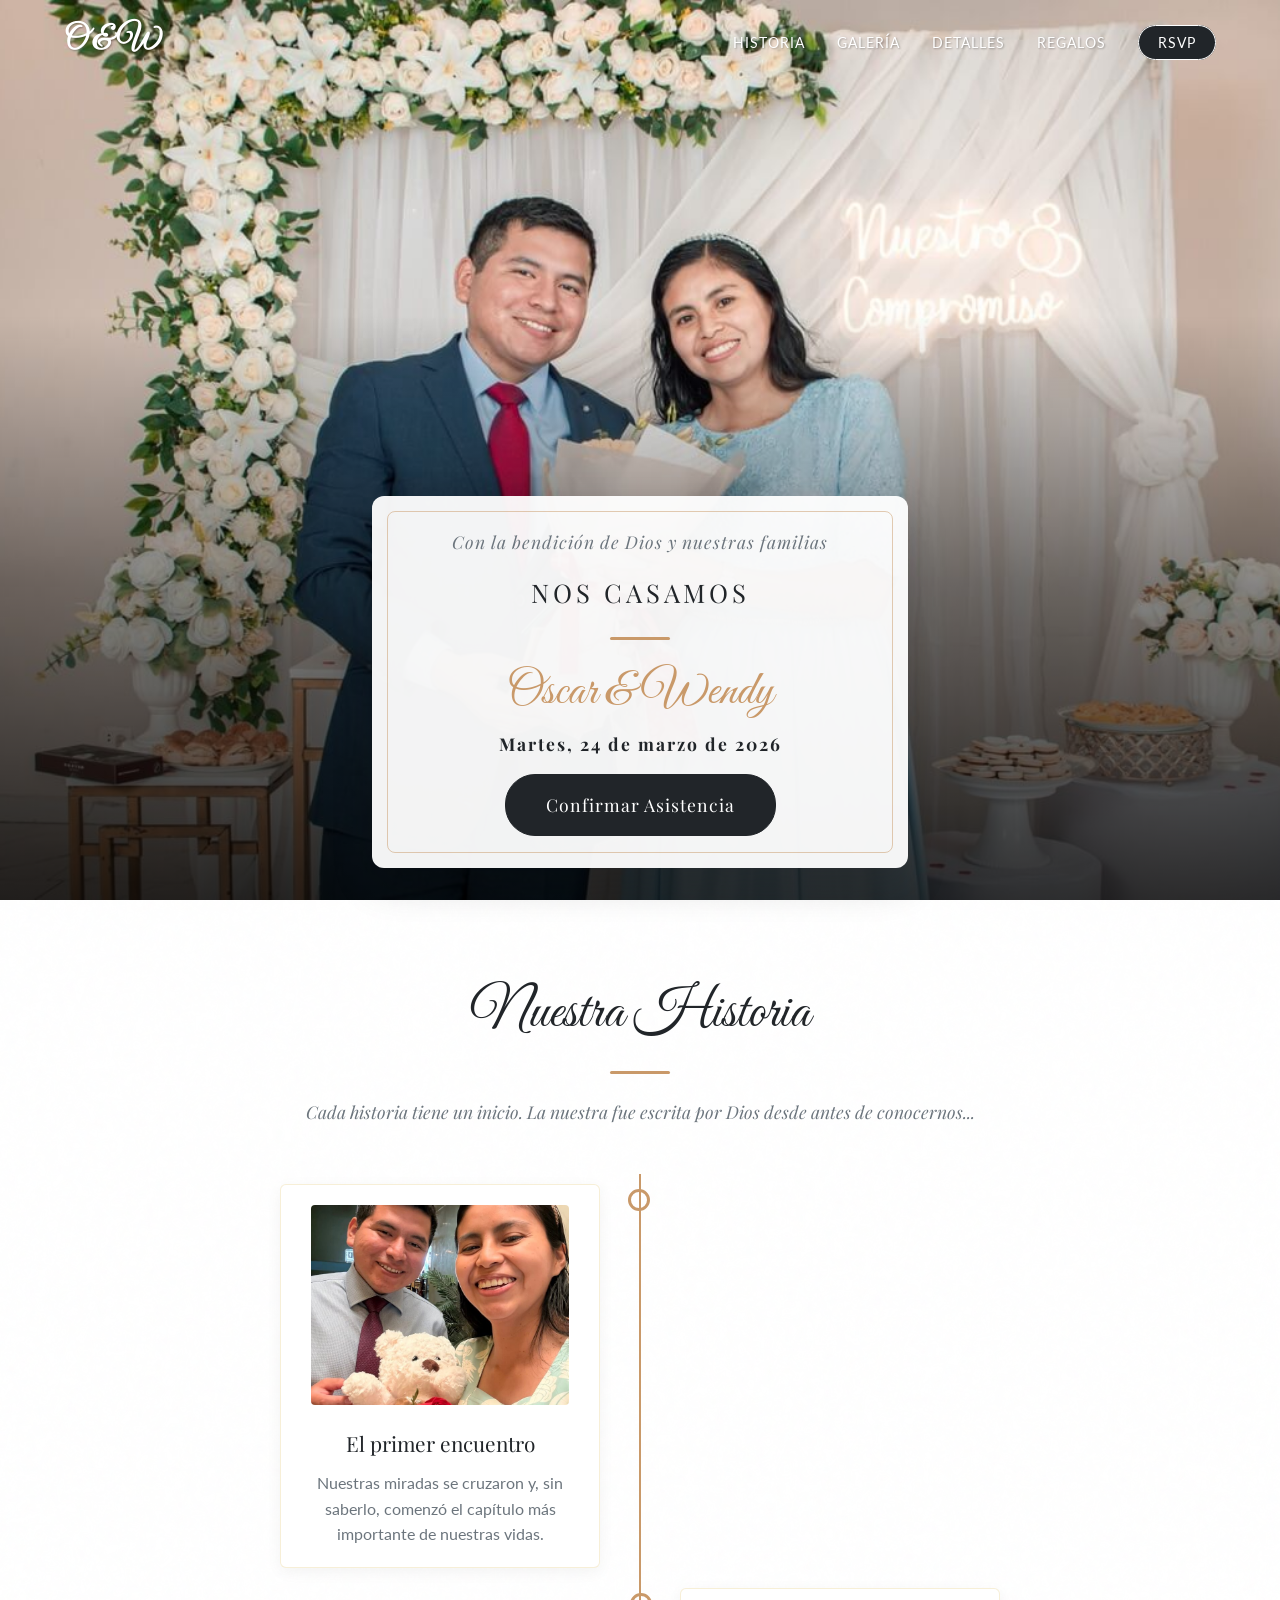
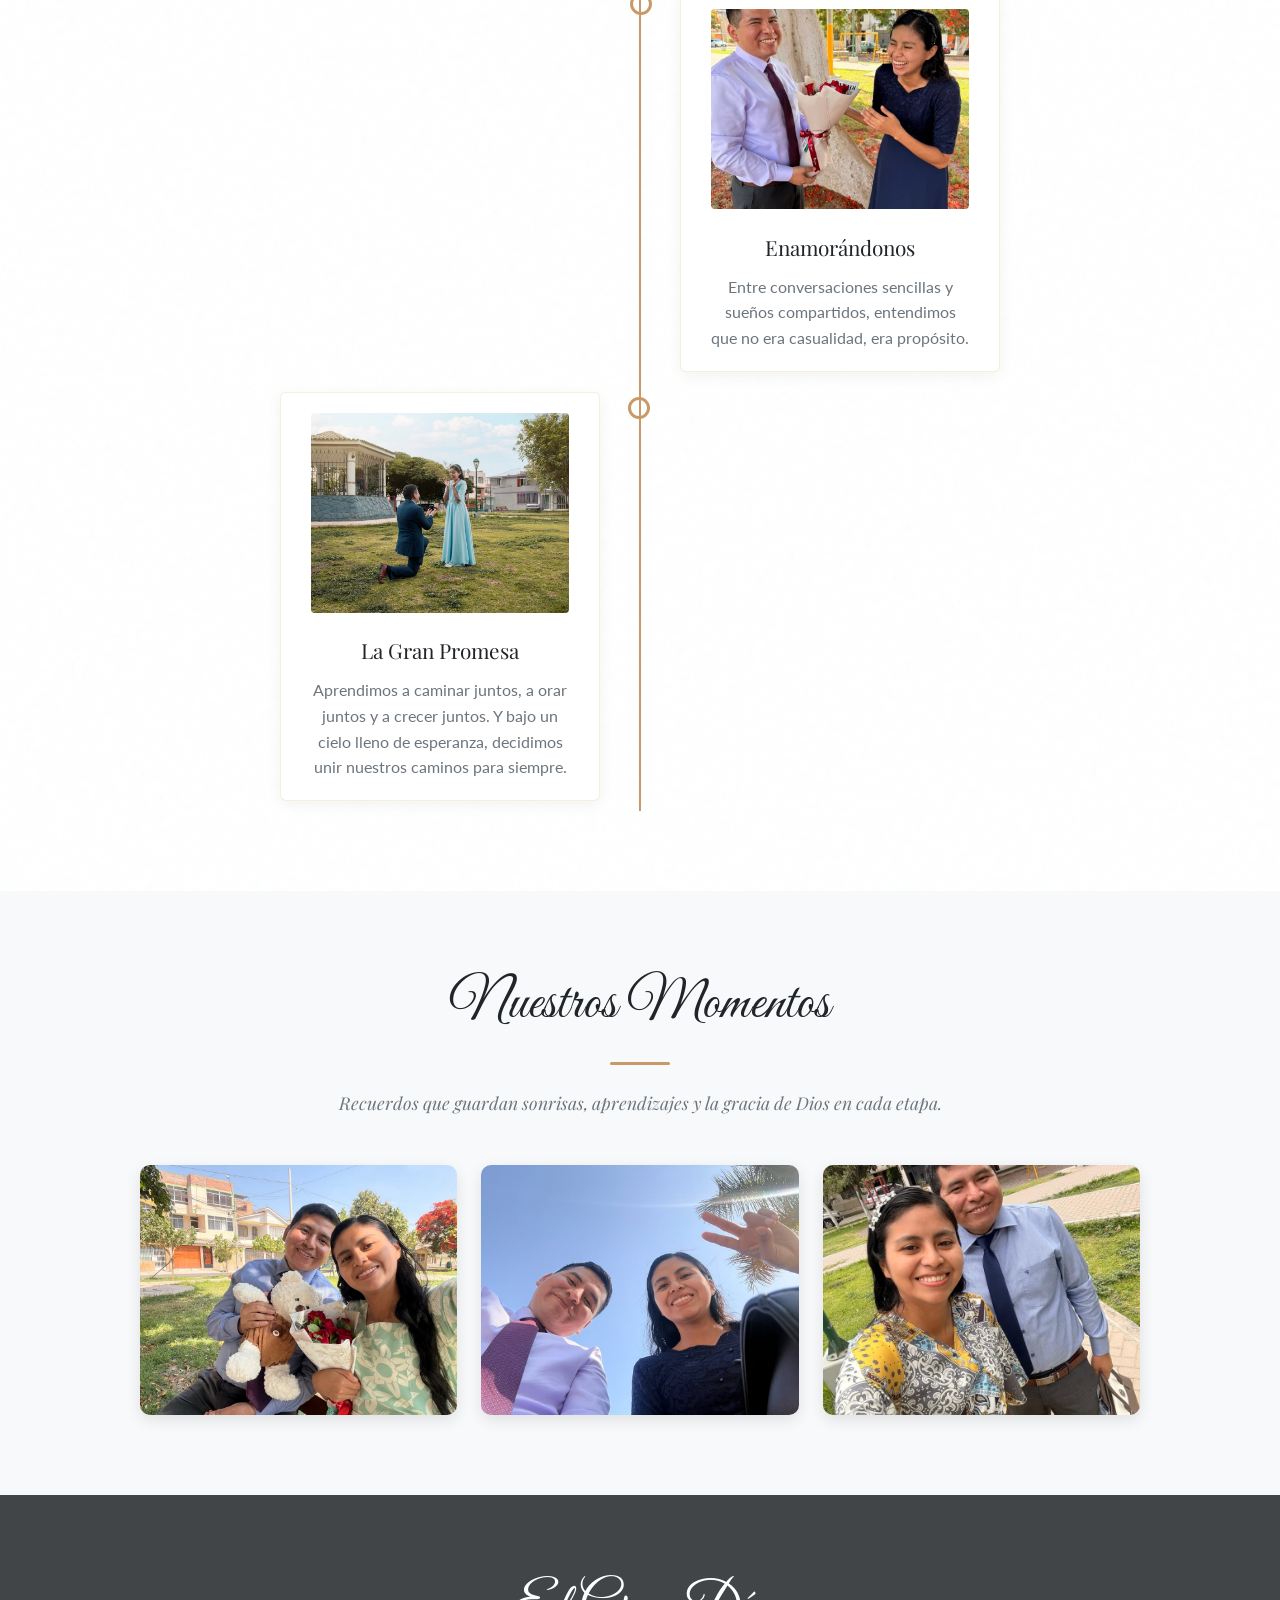
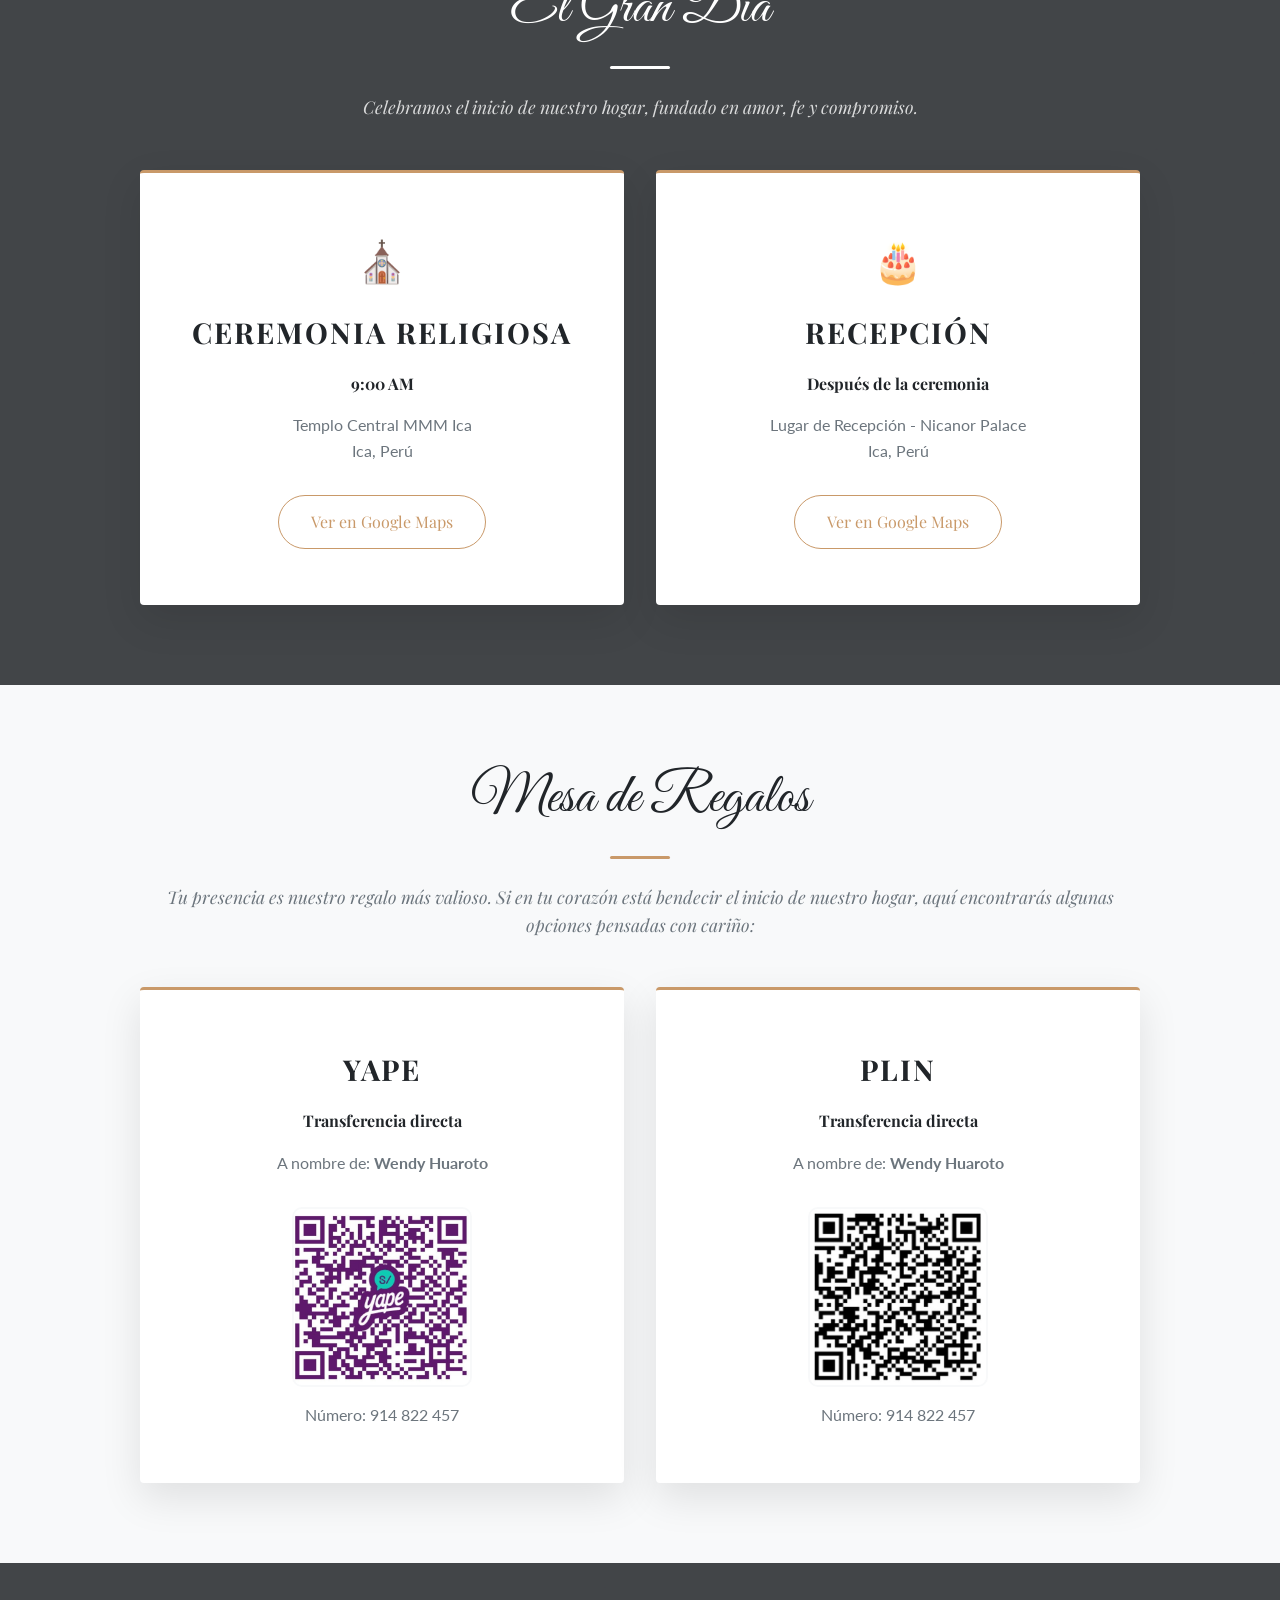
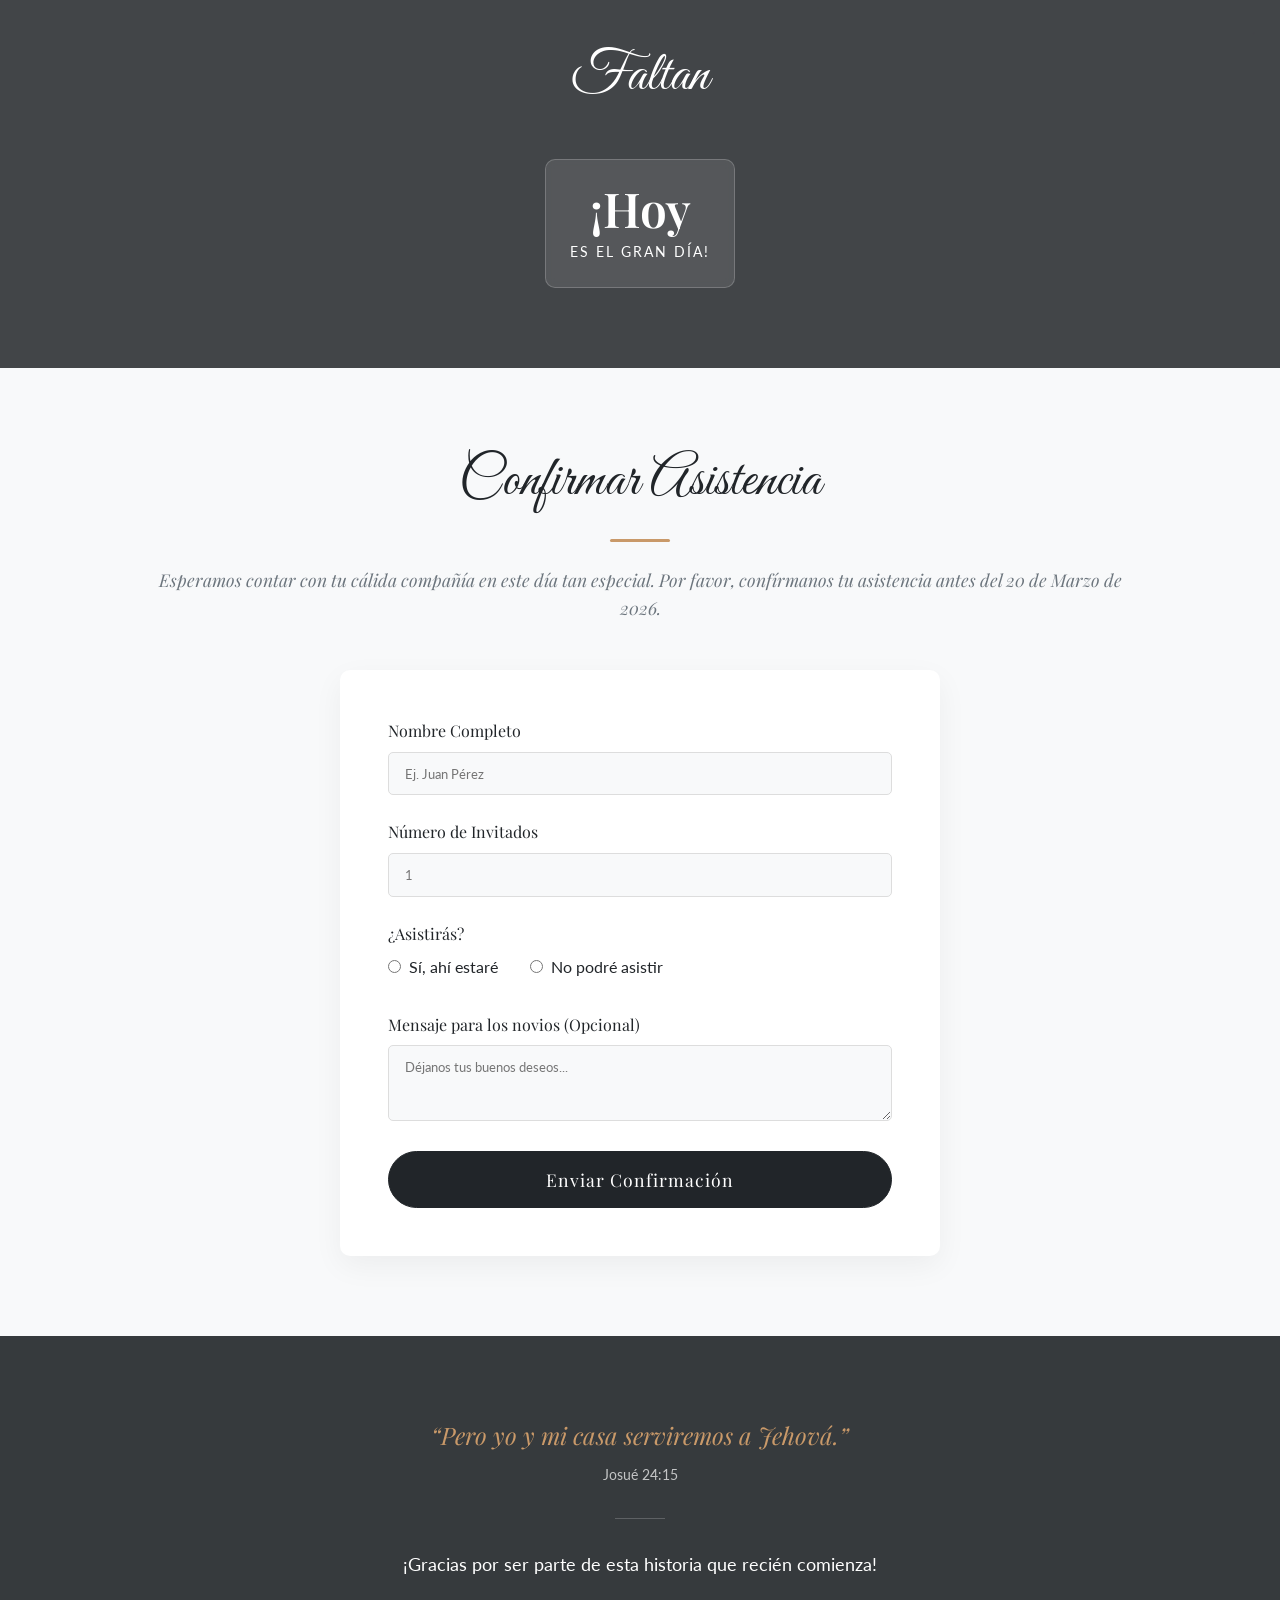
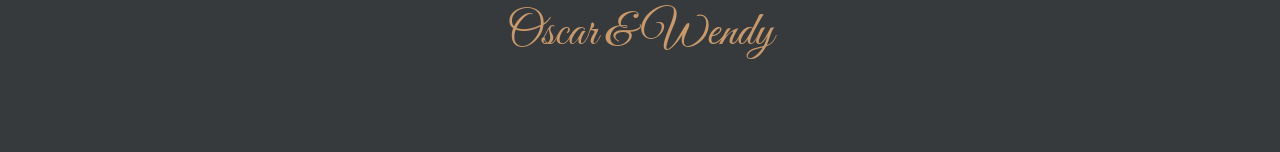
<file: index.html>
<!DOCTYPE html>
<html lang="es">

<head>
    <meta charset="UTF-8">
    <meta name="viewport" content="width=device-width, initial-scale=1.0">
    <title>Oscar & Wendy - Nos Casamos</title>
    <!-- Favicon -->
    <link rel="icon"
        href="data:image/svg+xml,<svg xmlns=%22http://www.w3.org/2000/svg%22 viewBox=%220 0 100 100%22><text y=%22.9em%22 font-size=%2290%22>💍</text></svg>">

    <!-- Open Graph / WhatsApp Preview -->
    <meta property="og:title" content="Oscar & Wendy - Nos Casamos">
    <meta property="og:description"
        content="24/03/2026 - Celebramos el inicio de nuestro hogar, fundado en amor, fe y compromiso.">
    <meta property="og:image" content="https://carosdrean.github.io/wedding/images/hero.jpeg">
    <meta property="og:url" content="https://carosdrean.github.io/wedding">
    <meta property="og:type" content="website">

    <!-- Google Fonts -->
    <link rel="preconnect" href="https://fonts.googleapis.com">
    <link rel="preconnect" href="https://fonts.gstatic.com" crossorigin>
    <!-- Playfair Display (Serif) and Great Vibes (Calligraphy) -->
    <link
        href="https://fonts.googleapis.com/css2?family=Great+Vibes&family=Playfair+Display:ital,wght@0,400;0,600;1,400&family=Lato:wght@300;400&display=swap"
        rel="stylesheet">
    <link rel="stylesheet" href="css/style.css?v=1.6">
</head>

<body>

    <!-- Navegación -->
    <nav class="navbar">
        <div class="nav-container">
            <a href="#home" class="nav-logo">O & W</a>

            <button class="nav-toggle" id="nav-toggle" aria-label="Abrir menú">
                <span></span>
                <span></span>
                <span></span>
            </button>

            <ul class="nav-links" id="nav-links">
                <li><a href="#historia">Historia</a></li>
                <li><a href="#galeria">Galería</a></li>
                <li><a href="#detalles">Detalles</a></li>
                <li><a href="#regalos">Regalos</a></li>
                <li><a href="#rsvp" class="nav-btn">RSVP</a></li>
            </ul>
        </div>
    </nav>

    <!-- Hero Section -->
    <header class="hero" id="home">
        <div class="hero-overlay"></div>
        <div class="hero-content fade-in-up">
            <div class="hero-inner-card">
                <div class="decorative-frame"></div>
                <span class="subtitle">Con la bendición de Dios y nuestras familias</span>
                <h1 class="title-main">Nos Casamos</h1>
                <div class="dahlia-divider"></div>
                <h2 class="names">Oscar & Wendy</h2>
                <p class="date">Martes, 24 de marzo de 2026</p>
                <a href="#rsvp" class="btn-primary">Confirmar Asistencia</a>
            </div>
        </div>
    </header>

    <!-- Nuestra Historia -->
    <section class="historia section" id="historia">
        <div class="container fade-in">
            <h2 class="section-title">Nuestra Historia</h2>
            <div class="dahlia-divider"></div>
            <p class="section-subtitle">Cada historia tiene un inicio. La nuestra fue escrita por Dios desde antes de
                conocernos...</p>

            <div class="timeline">
                <div class="timeline-item left reveal">
                    <div class="timeline-content">
                        <img src="./images/timeline1.jpeg" loading="lazy" alt="Nos conocimos" class="timeline-img">
                        <h3>El primer encuentro</h3>
                        <p>Nuestras miradas se cruzaron y, sin saberlo, comenzó el capítulo más importante de nuestras
                            vidas.</p>
                    </div>
                </div>
                <div class="timeline-item right reveal">
                    <div class="timeline-content">
                        <img src="./images/timeline2.jpeg" loading="lazy" alt="Nos enamoramos" class="timeline-img">
                        <h3>Enamorándonos</h3>
                        <p>Entre conversaciones sencillas y sueños compartidos, entendimos que no era casualidad, era
                            propósito.</p>
                    </div>
                </div>
                <div class="timeline-item left reveal">
                    <div class="timeline-content">
                        <img src="./images/timeline3.jpeg" loading="lazy" alt="Nos comprometimos" class="timeline-img">
                        <h3>La Gran Promesa</h3>
                        <p>Aprendimos a caminar juntos, a orar juntos y a crecer juntos. Y bajo un cielo lleno de
                            esperanza, decidimos unir nuestros caminos para siempre.</p>
                    </div>
                </div>
            </div>
        </div>
    </section>

    <!-- Galería -->
    <section class="galeria section bg-light" id="galeria">
        <div class="container fade-in">
            <h2 class="section-title">Nuestros Momentos</h2>
            <div class="dahlia-divider"></div>
            <p class="section-subtitle">Recuerdos que guardan sonrisas, aprendizajes y la gracia de Dios en cada etapa.
            </p>
            <div class="gallery-grid">
                <div class="gallery-item reveal"><img src="./images/galery1.jpeg" loading="lazy" alt="Parejas foto 1">
                </div>
                <div class="gallery-item reveal"><img src="./images/galery2.jpeg" loading="lazy" alt="Parejas foto 3">
                </div>
                <div class="gallery-item reveal"><img src="./images/galery3.jpeg" loading="lazy" alt="Parejas foto 4">
                </div>
            </div>
        </div>
    </section>

    <!-- Detalles del Evento -->
    <section class="detalles section dark-bg" id="detalles">
        <div class="container fade-in">
            <h2 class="section-title text-white">El Gran Día</h2>
            <div class="dahlia-divider light"></div>
            <p class="section-subtitle text-white">Celebramos el inicio de nuestro hogar, fundado en amor, fe y
                compromiso.</p>

            <div class="cards-grid">
                <!-- Ceremonia -->
                <div class="card reveal">
                    <div class="icon">⛪</div>
                    <h3>Ceremonia Religiosa</h3>
                    <p class="card-time">9:00 AM</p>
                    <p class="card-location">Templo Central MMM Ica<br>Ica, Perú</p>
                    <a href="https://maps.app.goo.gl/KJUPmuEaz7JCZdrs8" class="btn-secondary" target="_blank">Ver en
                        Google Maps</a>
                </div>

                <!-- Recepción -->
                <div class="card reveal">
                    <div class="icon">🎂</div>
                    <h3>Recepción</h3>
                    <p class="card-time">Después de la ceremonia</p>
                    <p class="card-location">Lugar de Recepción - Nicanor Palace<br>Ica, Perú</p>
                    <a href="https://maps.app.goo.gl/6nH9MuZWwRazcnPGA" class="btn-secondary" target="_blank">Ver en
                        Google Maps</a>
                </div>
            </div>
        </div>
    </section>

    <!-- Regalos -->
    <section class="regalos section bg-light" id="regalos">
        <div class="container fade-in">
            <h2 class="section-title">Mesa de Regalos</h2>
            <div class="dahlia-divider"></div>
            <p class="section-subtitle">Tu presencia es nuestro regalo más valioso. Si en tu corazón está bendecir el
                inicio de nuestro hogar, aquí encontrarás algunas opciones pensadas con cariño:</p>

            <div class="cards-grid">
                <!-- Tarjeta Yape -->
                <div class="card reveal qr-card">
                    <!--<div class="icon">📱</div>-->
                    <h3>Yape</h3>
                    <p class="card-time">Transferencia directa</p>
                    <p class="card-location">A nombre de: <strong>Wendy Huaroto</strong></p>
                    <div class="qr-container">
                        <div class="qr-box">
                            <img src="./images/yape.jpeg" loading="lazy" alt="QR Yape" class="qr-img">
                            <p>Número: 914 822 457</p>
                        </div>
                    </div>
                </div>

                <!-- Tarjeta Plin -->
                <div class="card reveal qr-card">
                    <!--<div class="icon">📱</div>-->
                    <h3>Plin</h3>
                    <p class="card-time">Transferencia directa</p>
                    <p class="card-location">A nombre de: <strong>Wendy Huaroto</strong></p>
                    <div class="qr-container">
                        <div class="qr-box">
                            <img src="./images/plin.jpeg" loading="lazy" alt="QR Plin" class="qr-img">
                            <p>Número: 914 822 457</p>
                        </div>
                    </div>
                </div>
            </div>
        </div>
    </section>

    <!-- Cuenta Regresiva -->
    <section class="countdown section" id="cuenta-regresiva">
        <div class="countdown-bg"></div>
        <div class="container fade-in position-relative">
            <h2 class="section-title text-white">Faltan</h2>
            <div class="timer" id="timer" data-date="March 24, 2026 09:00:00">
                <div class="time-box">
                    <span class="number" id="days">00</span>
                    <span class="label">Días</span>
                </div>
                <div class="time-box">
                    <span class="number" id="hours">00</span>
                    <span class="label">Horas</span>
                </div>
                <div class="time-box">
                    <span class="number" id="minutes">00</span>
                    <span class="label">Mint</span>
                </div>
                <div class="time-box">
                    <span class="number" id="seconds">00</span>
                    <span class="label">Segs</span>
                </div>
            </div>
        </div>
    </section>

    <!-- RSVP Section -->
    <section class="rsvp section bg-light" id="rsvp">
        <div class="container fade-in">
            <h2 class="section-title">Confirmar Asistencia</h2>
            <div class="dahlia-divider"></div>
            <p class="section-subtitle">Esperamos contar con tu cálida compañía en este día tan especial. Por favor,
                confírmanos tu asistencia antes del 20 de Marzo de 2026.</p>

            <form id="rsvp-form" class="rsvp-form reveal"
                action="https://docs.google.com/forms/d/e/1FAIpQLSek4daE8wjYFkSx3_-Izd80AjMu-CmA6Un2QRPLqiP6USKRoA/formResponse"
                method="POST">
                <div class="form-group">
                    <label for="name">Nombre Completo</label>
                    <input name="entry.369119081" type="text" id="name" required placeholder="Ej. Juan Pérez">
                </div>
                <div class="form-group">
                    <label for="guests">Número de Invitados</label>
                    <input name="entry.2001712767" type="number" id="guests" min="1" max="5" required placeholder="1">
                </div>
                <div class="form-group">
                    <label>¿Asistirás?</label>
                    <div class="radio-group">
                        <label>
                            <input name="entry.1944220015" type="radio" value="Si" required> Sí, ahí
                            estaré
                        </label>
                        <label>
                            <input name="entry.1944220015" type="radio" value="No"> No podré asistir
                        </label>
                    </div>
                </div>
                <div class="form-group">
                    <label for="message">Mensaje para los novios (Opcional)</label>
                    <textarea name="entry.132755586" id="message" rows="3"
                        placeholder="Déjanos tus buenos deseos..."></textarea>
                </div>
                <button type="submit" class="btn-primary full-width">Enviar Confirmación</button>
            </form>
            <div id="form-success" class="hidden message-success">
                ¡Gracias por confirmar! Nos vemos pronto.
            </div>
        </div>
    </section>

    <!-- Footer -->
    <footer class="footer section">
        <div class="container fade-in">
            <p class="verse">“Pero yo y mi casa serviremos a Jehová.”</p>
            <p class="reference">Josué 24:15</p>
            <div class="separator"></div>
            <p class="thank-you">¡Gracias por ser parte de esta historia que recién comienza!</p>
            <h2 class="footer-names">Oscar & Wendy</h2>
        </div>
    </footer>

    <script src="js/script.js"></script>
</body>

</html>
</file>
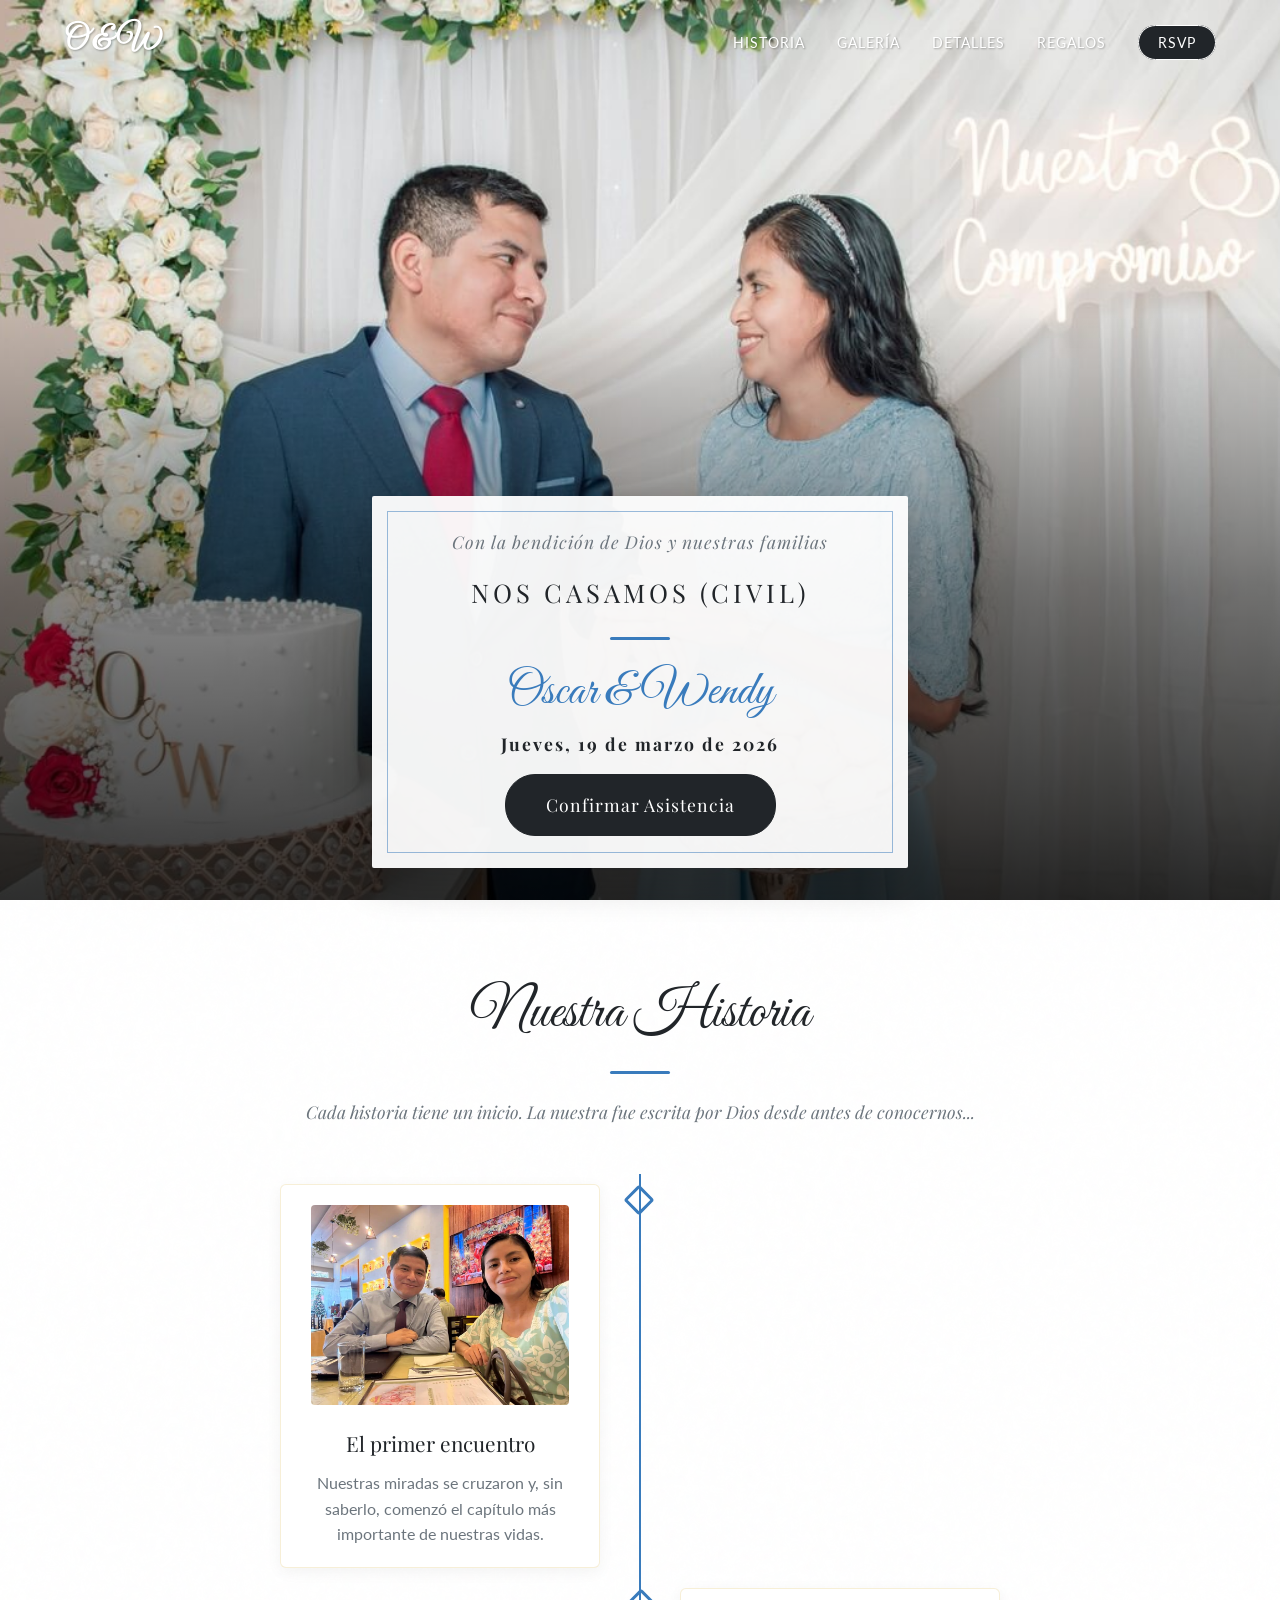
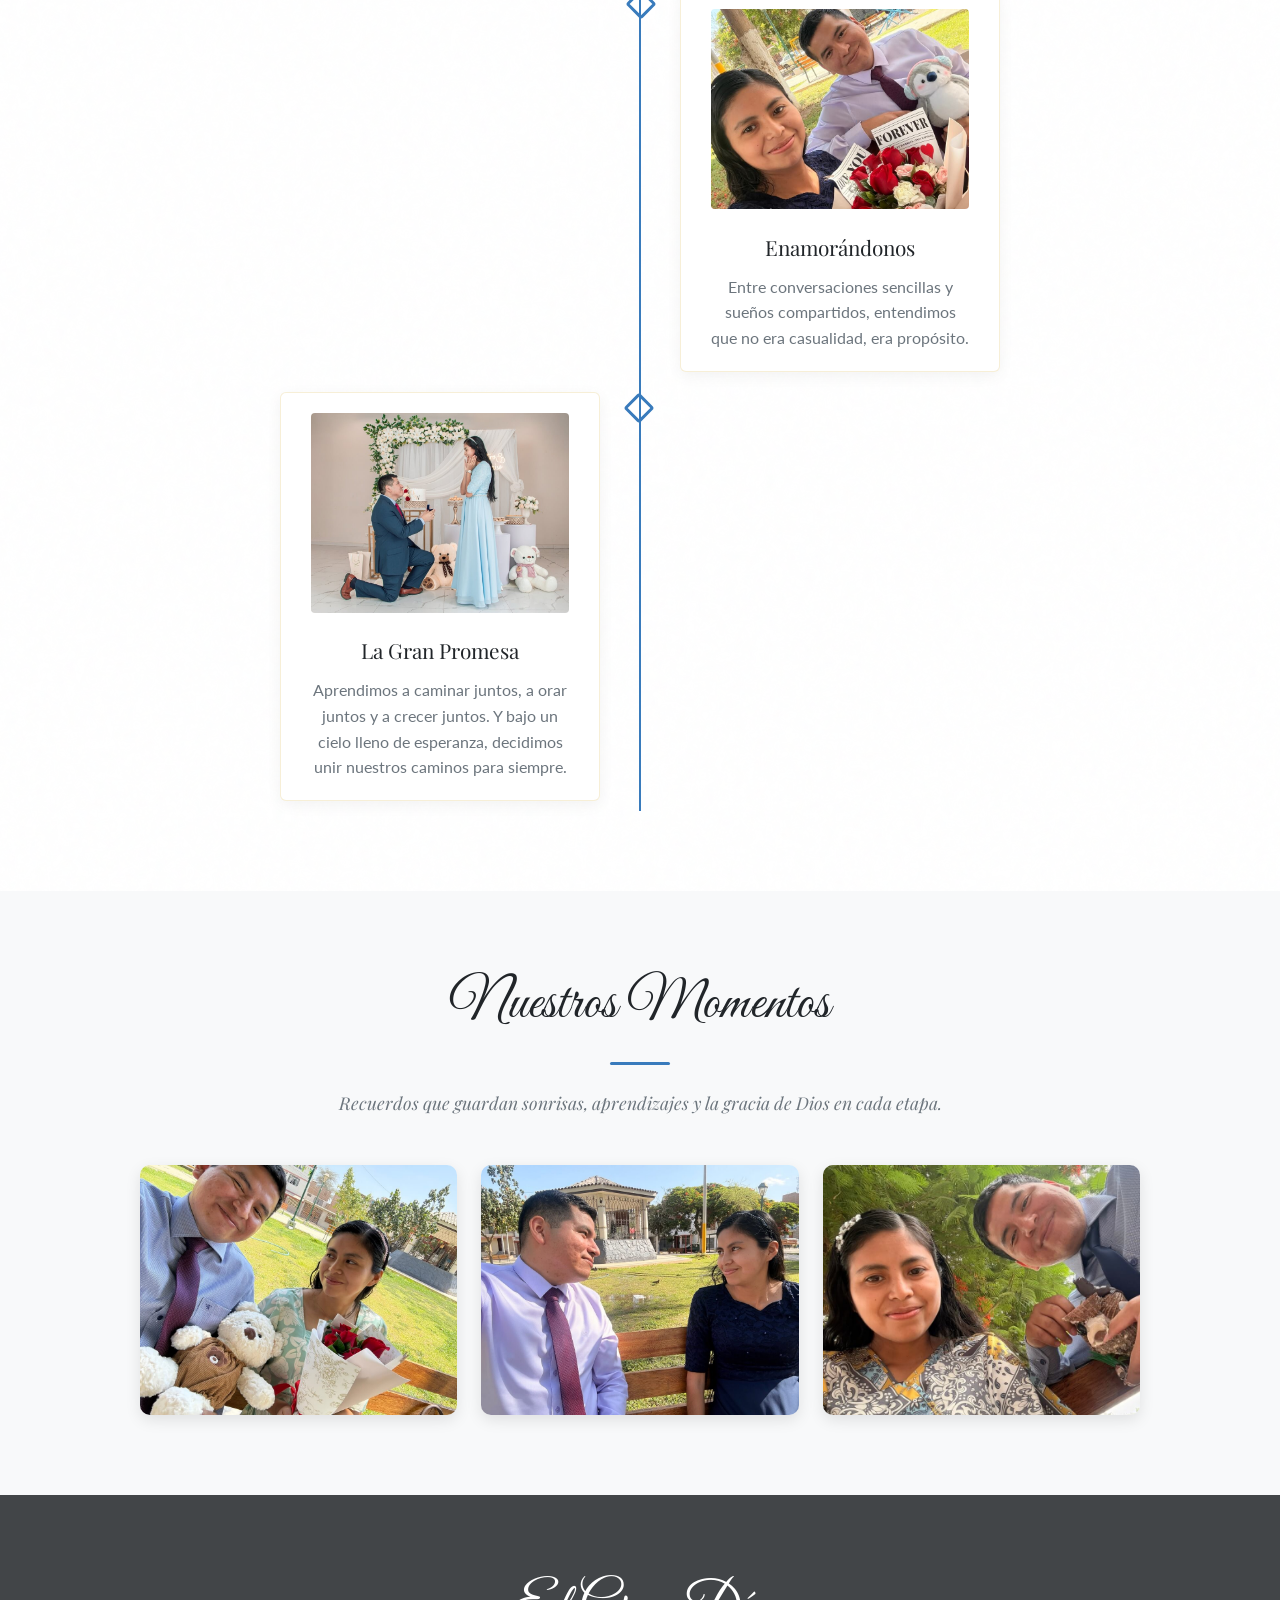
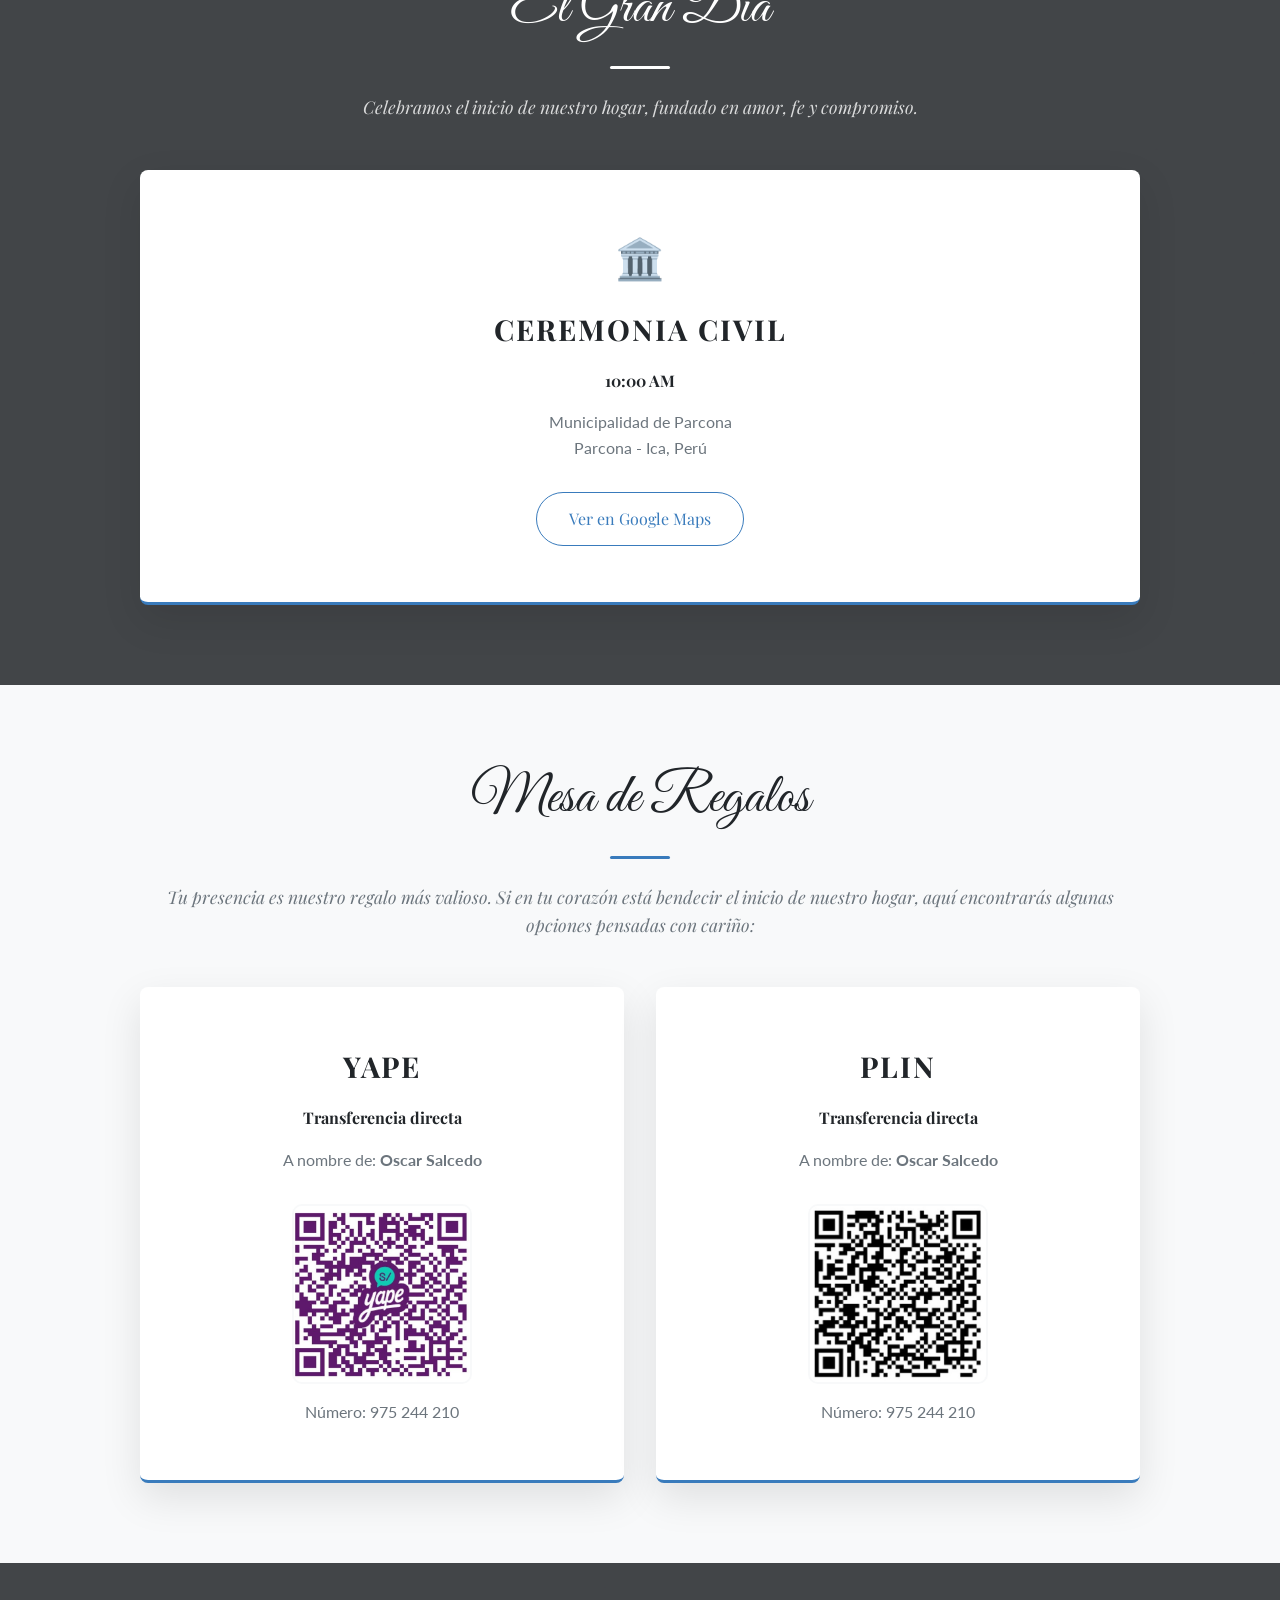
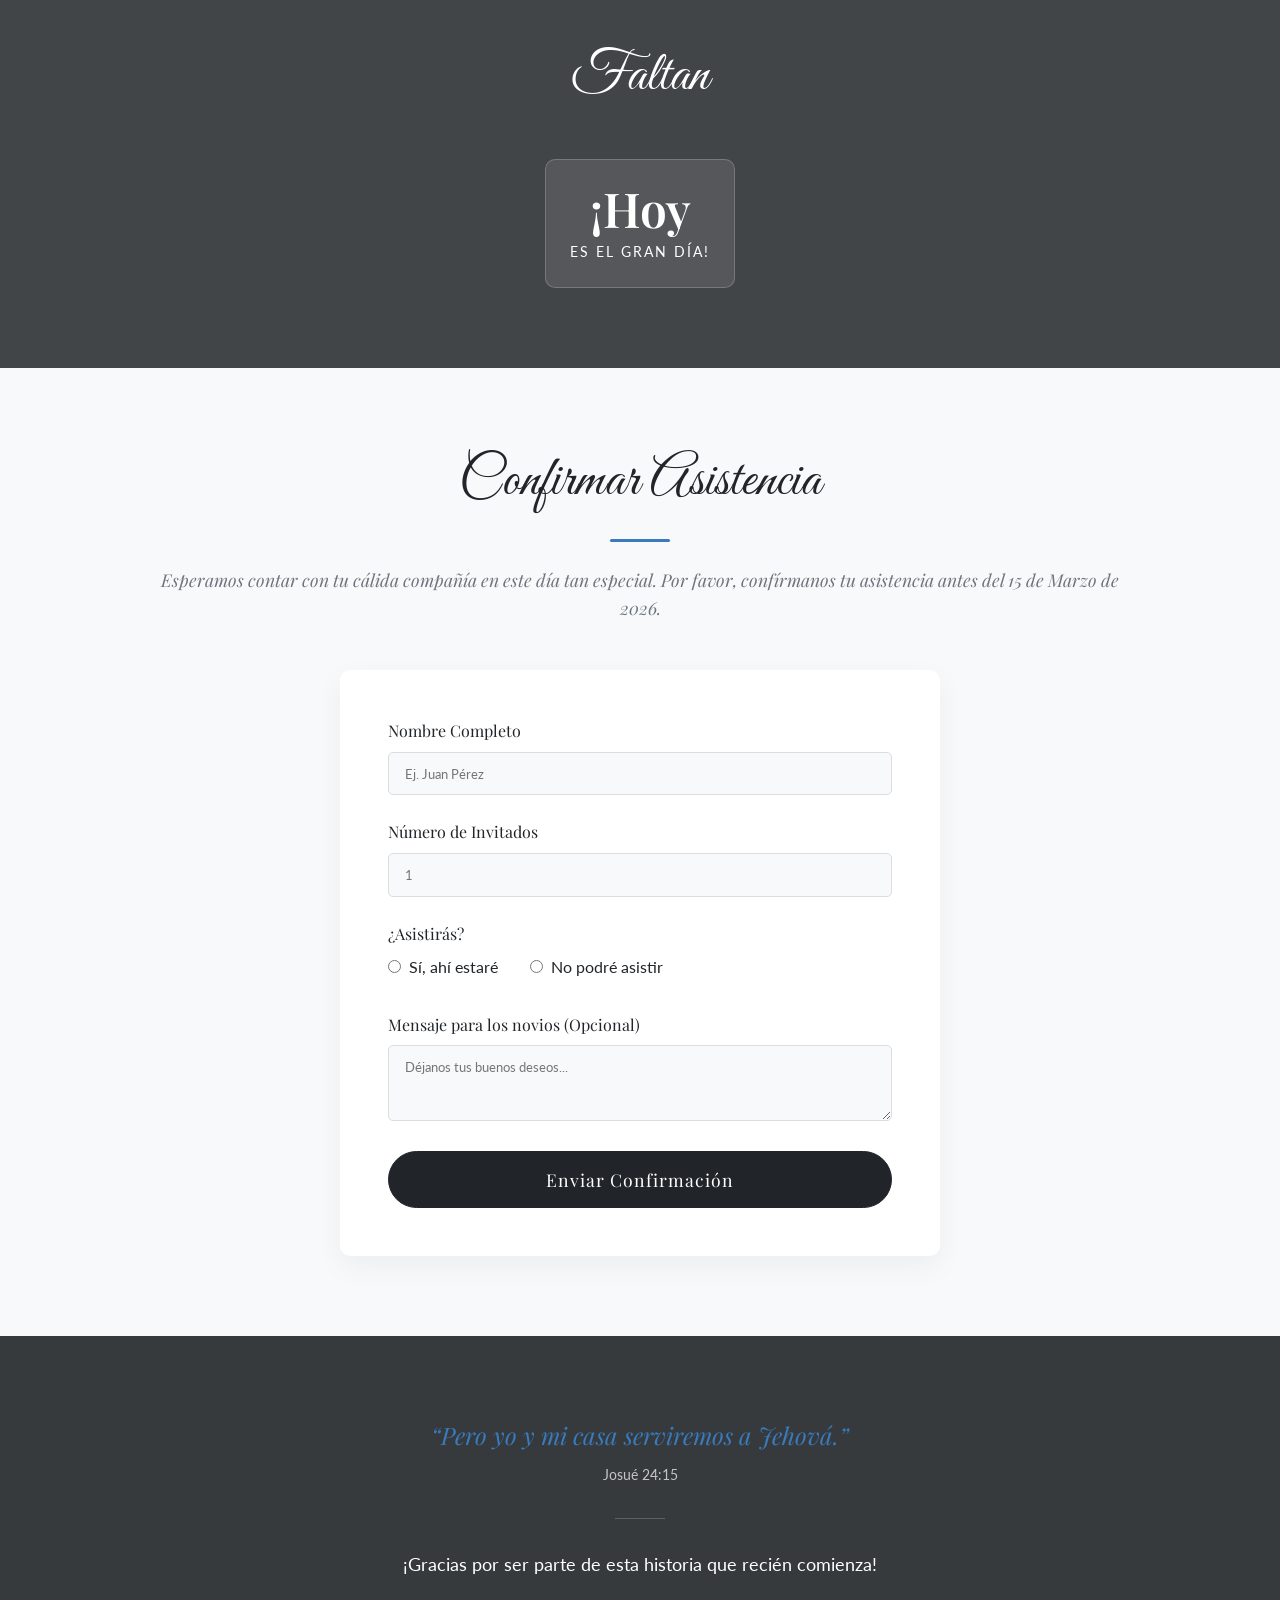
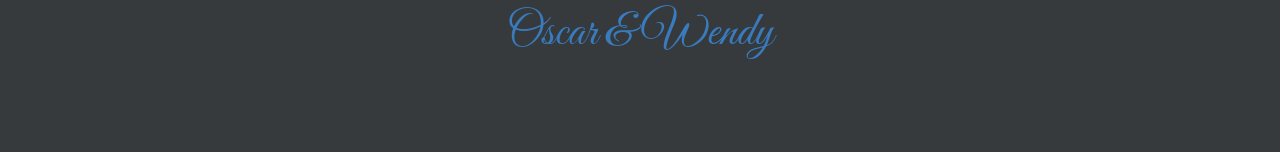
<file: civil/index.html>
<!DOCTYPE html>
<html lang="es">

<head>
    <meta charset="UTF-8">
    <meta name="viewport" content="width=device-width, initial-scale=1.0">
    <title>Oscar & Wendy - Nos Casamos (Civil)</title>
    <!-- Favicon -->
    <link rel="icon"
        href="data:image/svg+xml,<svg xmlns=%22http://www.w3.org/2000/svg%22 viewBox=%220 0 100 100%22><text y=%22.9em%22 font-size=%2290%22>💍</text></svg>">

    <!-- Open Graph / WhatsApp Preview -->
    <meta property="og:title" content="Oscar & Wendy - Nos Casamos (Civil)">
    <meta property="og:description" content="Celebramos el inicio de nuestro hogar, fundado en amor, fe y compromiso.">
    <meta property="og:image" content="https://carosdrean.github.io/wedding/images/countdown.jpeg">
    <meta property="og:url" content="https://carosdrean.github.io/wedding/civil">
    <meta property="og:type" content="website">

    <!-- Google Fonts -->
    <link rel="preconnect" href="https://fonts.googleapis.com">
    <link rel="preconnect" href="https://fonts.gstatic.com" crossorigin>
    <!-- Playfair Display (Serif) and Great Vibes (Calligraphy) -->
    <link
        href="https://fonts.googleapis.com/css2?family=Great+Vibes&family=Playfair+Display:ital,wght@0,400;0,600;1,400&family=Lato:wght@300;400&display=swap"
        rel="stylesheet">
    <link rel="stylesheet" href="../css/style.css?v=1.8">
</head>

<body class="theme-civil">

    <!-- Navegación -->
    <nav class="navbar">
        <div class="nav-container">
            <a href="#home" class="nav-logo">O & W</a>

            <button class="nav-toggle" id="nav-toggle" aria-label="Abrir menú">
                <span></span>
                <span></span>
                <span></span>
            </button>

            <ul class="nav-links" id="nav-links">
                <li><a href="#historia">Historia</a></li>
                <li><a href="#galeria">Galería</a></li>
                <li><a href="#detalles">Detalles</a></li>
                <li><a href="#regalos">Regalos</a></li>
                <li><a href="#rsvp" class="nav-btn">RSVP</a></li>
            </ul>
        </div>
    </nav>

    <!-- Hero Section -->
    <header class="hero" id="home">
        <div class="hero-overlay"></div>
        <div class="hero-content fade-in-up">
            <div class="hero-inner-card">
                <div class="decorative-frame"></div>
                <span class="subtitle">Con la bendición de Dios y nuestras familias</span>
                <h1 class="title-main">Nos Casamos (Civil)</h1>
                <div class="dahlia-divider"></div>
                <h2 class="names">Oscar & Wendy</h2>
                <p class="date">Jueves, 19 de marzo de 2026</p>
                <a href="#rsvp" class="btn-primary">Confirmar Asistencia</a>
            </div>
        </div>
    </header>

    <!-- Nuestra Historia -->
    <section class="historia section" id="historia">
        <div class="container fade-in">
            <h2 class="section-title">Nuestra Historia</h2>
            <div class="dahlia-divider"></div>
            <p class="section-subtitle">Cada historia tiene un inicio. La nuestra fue escrita por Dios desde antes de
                conocernos...</p>

            <div class="timeline">
                <div class="timeline-item left reveal">
                    <div class="timeline-content">
                        <img src="../images/civil-timeline1.jpeg" loading="lazy" alt="Nos conocimos"
                            class="timeline-img">
                        <h3>El primer encuentro</h3>
                        <p>Nuestras miradas se cruzaron y, sin saberlo, comenzó el capítulo más importante de nuestras
                            vidas.</p>
                    </div>
                </div>
                <div class="timeline-item right reveal">
                    <div class="timeline-content">
                        <img src="../images/civil-timeline2.jpeg" loading="lazy" alt="Nos enamoramos"
                            class="timeline-img">
                        <h3>Enamorándonos</h3>
                        <p>Entre conversaciones sencillas y sueños compartidos, entendimos que no era casualidad, era
                            propósito.</p>
                    </div>
                </div>
                <div class="timeline-item left reveal">
                    <div class="timeline-content">
                        <img src="../images/civil-timeline3.jpeg" loading="lazy" alt="Nos comprometimos"
                            class="timeline-img">
                        <h3>La Gran Promesa</h3>
                        <p>Aprendimos a caminar juntos, a orar juntos y a crecer juntos. Y bajo un cielo lleno de
                            esperanza, decidimos unir nuestros caminos para siempre.</p>
                    </div>
                </div>
            </div>
        </div>
    </section>

    <!-- Galería -->
    <section class="galeria section bg-light" id="galeria">
        <div class="container fade-in">
            <h2 class="section-title">Nuestros Momentos</h2>
            <div class="dahlia-divider"></div>
            <p class="section-subtitle">Recuerdos que guardan sonrisas, aprendizajes y la gracia de Dios en cada etapa.
            </p>
            <div class="gallery-grid">
                <div class="gallery-item reveal"><img src="../images/civil-galery1.jpeg" loading="lazy"
                        alt="Parejas foto 1">
                </div>
                <div class="gallery-item reveal"><img src="../images/civil-galery2.jpeg" loading="lazy"
                        alt="Parejas foto 3">
                </div>
                <div class="gallery-item reveal"><img src="../images/civil-galery3.jpeg" loading="lazy"
                        alt="Parejas foto 4">
                </div>
            </div>
        </div>
    </section>

    <!-- Detalles del Evento -->
    <section class="detalles section dark-bg" id="detalles">
        <div class="container fade-in">
            <h2 class="section-title text-white">El Gran Día</h2>
            <div class="dahlia-divider light"></div>
            <p class="section-subtitle text-white">Celebramos el inicio de nuestro hogar, fundado en amor, fe y
                compromiso.</p>

            <div class="cards-grid">
                <!-- Ceremonia Civil -->
                <div class="card reveal">
                    <div class="icon">🏛️</div>
                    <h3>Ceremonia Civil</h3>
                    <p class="card-time">10:00 AM</p>
                    <p class="card-location">Municipalidad de Parcona<br>Parcona - Ica, Perú</p>
                    <a href="https://maps.app.goo.gl/xfnqybYHNJ2PdwUa9" class="btn-secondary" target="_blank">Ver en
                        Google Maps</a>
                </div>
            </div>
        </div>
    </section>

    <!-- Regalos -->
    <section class="regalos section bg-light" id="regalos">
        <div class="container fade-in">
            <h2 class="section-title">Mesa de Regalos</h2>
            <div class="dahlia-divider"></div>
            <p class="section-subtitle">Tu presencia es nuestro regalo más valioso. Si en tu corazón está bendecir el
                inicio de nuestro hogar, aquí encontrarás algunas opciones pensadas con cariño:</p>

            <div class="cards-grid">
                <!-- Tarjeta Yape -->
                <div class="card reveal qr-card">
                    <!--<div class="icon">📱</div>-->
                    <h3>Yape</h3>
                    <p class="card-time">Transferencia directa</p>
                    <p class="card-location">A nombre de: <strong>Oscar Salcedo</strong></p>
                    <div class="qr-container">
                        <div class="qr-box">
                            <img src="../images/yape.jpeg" loading="lazy" alt="QR Yape" class="qr-img">
                            <p>Número: 975 244 210</p>
                        </div>
                    </div>
                </div>

                <!-- Tarjeta Plin -->
                <div class="card reveal qr-card">
                    <!--<div class="icon">📱</div>-->
                    <h3>Plin</h3>
                    <p class="card-time">Transferencia directa</p>
                    <p class="card-location">A nombre de: <strong>Oscar Salcedo</strong></p>
                    <div class="qr-container">
                        <div class="qr-box">
                            <img src="../images/plin.jpeg" loading="lazy" alt="QR Plin" class="qr-img">
                            <p>Número: 975 244 210</p>
                        </div>
                    </div>
                </div>
            </div>
        </div>
    </section>

    <!-- Cuenta Regresiva -->
    <section class="countdown section" id="cuenta-regresiva">
        <div class="countdown-bg"></div>
        <div class="container fade-in position-relative">
            <h2 class="section-title text-white">Faltan</h2>
            <div class="timer" id="timer" data-date="March 19, 2026 10:00:00">
                <div class="time-box">
                    <span class="number" id="days">00</span>
                    <span class="label">Días</span>
                </div>
                <div class="time-box">
                    <span class="number" id="hours">00</span>
                    <span class="label">Horas</span>
                </div>
                <div class="time-box">
                    <span class="number" id="minutes">00</span>
                    <span class="label">Mint</span>
                </div>
                <div class="time-box">
                    <span class="number" id="seconds">00</span>
                    <span class="label">Segs</span>
                </div>
            </div>
        </div>
    </section>

    <!-- RSVP Section -->
    <section class="rsvp section bg-light" id="rsvp">
        <div class="container fade-in">
            <h2 class="section-title">Confirmar Asistencia</h2>
            <div class="dahlia-divider"></div>
            <p class="section-subtitle">Esperamos contar con tu cálida compañía en este día tan especial. Por favor,
                confírmanos tu asistencia antes del 15 de Marzo de 2026.</p>

            <form id="rsvp-form" class="rsvp-form reveal"
                action="https://docs.google.com/forms/d/e/1FAIpQLSek4daE8wjYFkSx3_-Izd80AjMu-CmA6Un2QRPLqiP6USKRoA/formResponse"
                method="POST">
                <div class="form-group">
                    <label for="name">Nombre Completo</label>
                    <input name="entry.369119081" type="text" id="name" required placeholder="Ej. Juan Pérez">
                </div>
                <div class="form-group">
                    <label for="guests">Número de Invitados</label>
                    <input name="entry.2001712767" type="number" id="guests" min="1" max="5" required placeholder="1">
                </div>
                <div class="form-group">
                    <label>¿Asistirás?</label>
                    <div class="radio-group">
                        <label>
                            <input name="entry.1944220015" type="radio" value="Si" required> Sí, ahí
                            estaré
                        </label>
                        <label>
                            <input name="entry.1944220015" type="radio" value="No"> No podré asistir
                        </label>
                    </div>
                </div>
                <div class="form-group">
                    <label for="message">Mensaje para los novios (Opcional)</label>
                    <textarea name="entry.132755586" id="message" rows="3"
                        placeholder="Déjanos tus buenos deseos..."></textarea>
                </div>
                <button type="submit" class="btn-primary full-width">Enviar Confirmación</button>
            </form>
            <div id="form-success" class="hidden message-success">
                ¡Gracias por confirmar! Nos vemos pronto.
            </div>
        </div>
    </section>

    <!-- Footer -->
    <footer class="footer section">
        <div class="container fade-in">
            <p class="verse">“Pero yo y mi casa serviremos a Jehová.”</p>
            <p class="reference">Josué 24:15</p>
            <div class="separator"></div>
            <p class="thank-you">¡Gracias por ser parte de esta historia que recién comienza!</p>
            <h2 class="footer-names">Oscar & Wendy</h2>
        </div>
    </footer>

    <script src="../js/script.js"></script>
</body>

</html>
</file>
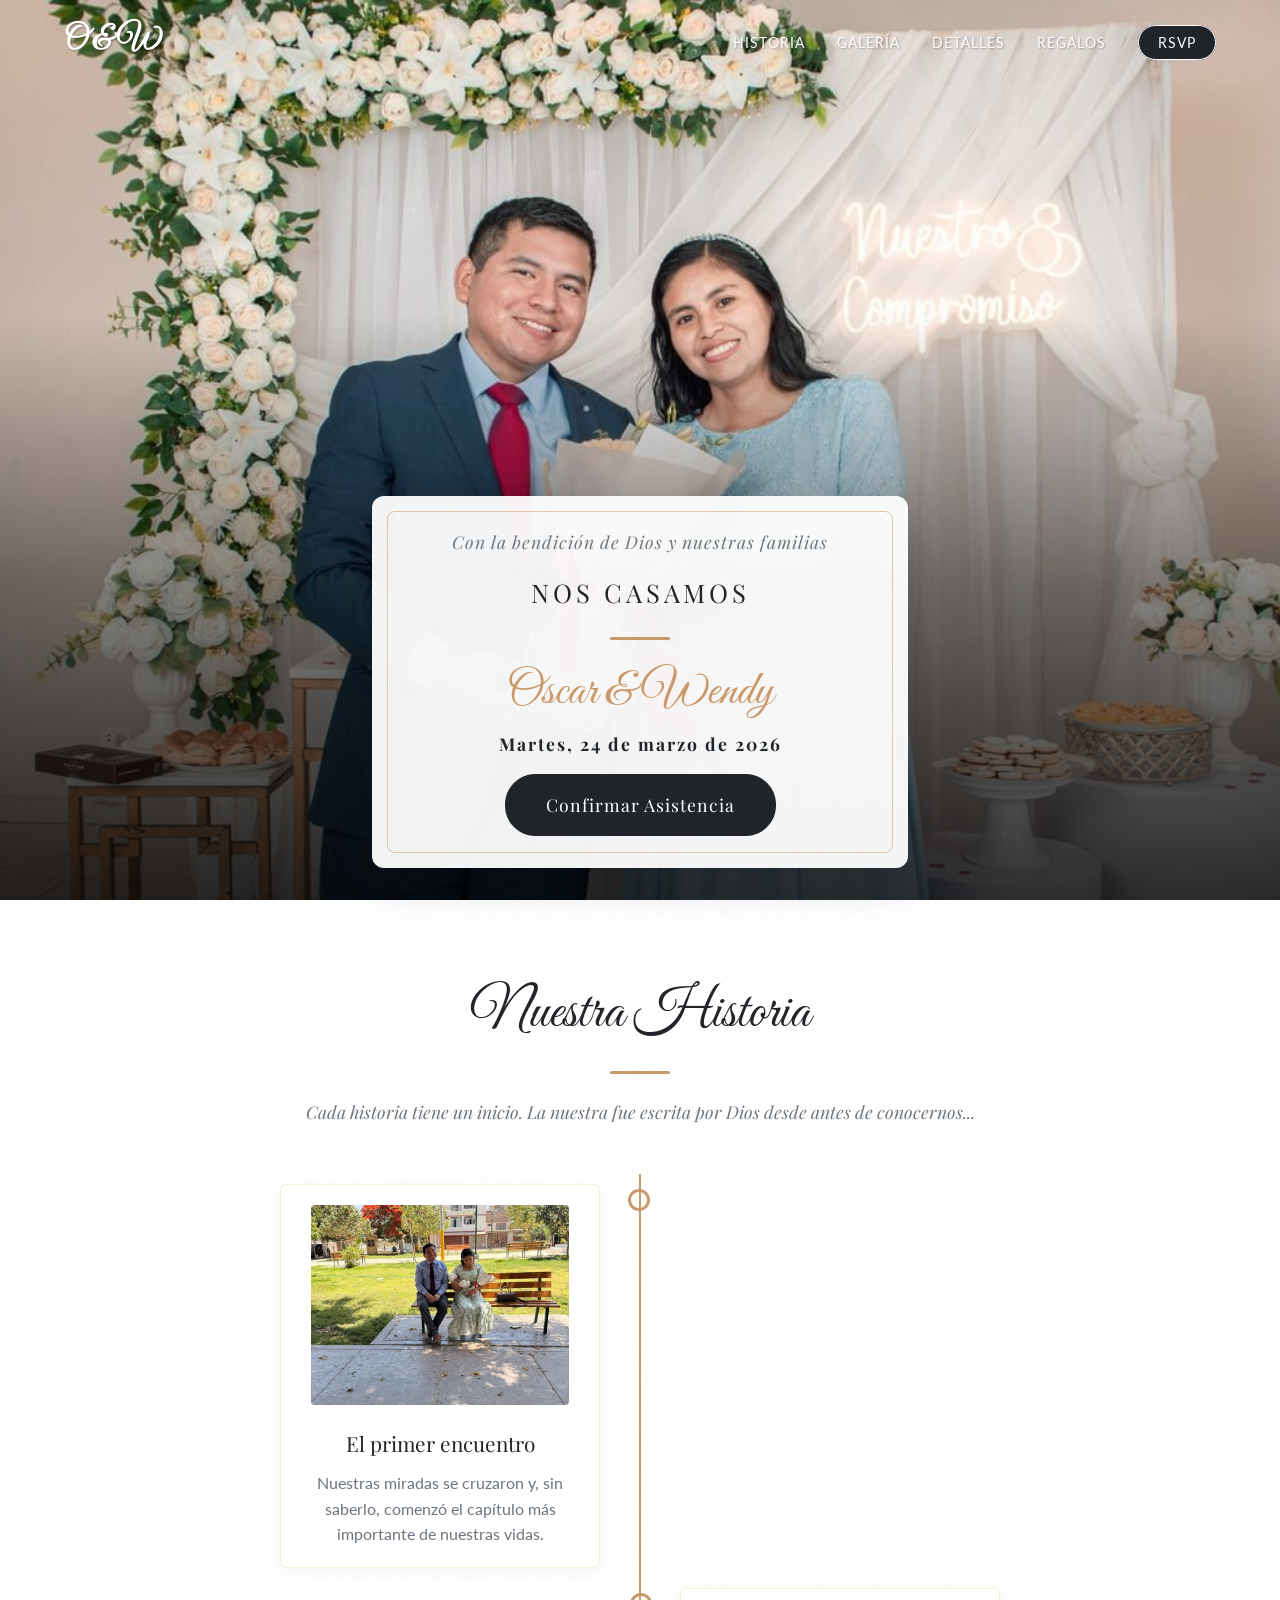
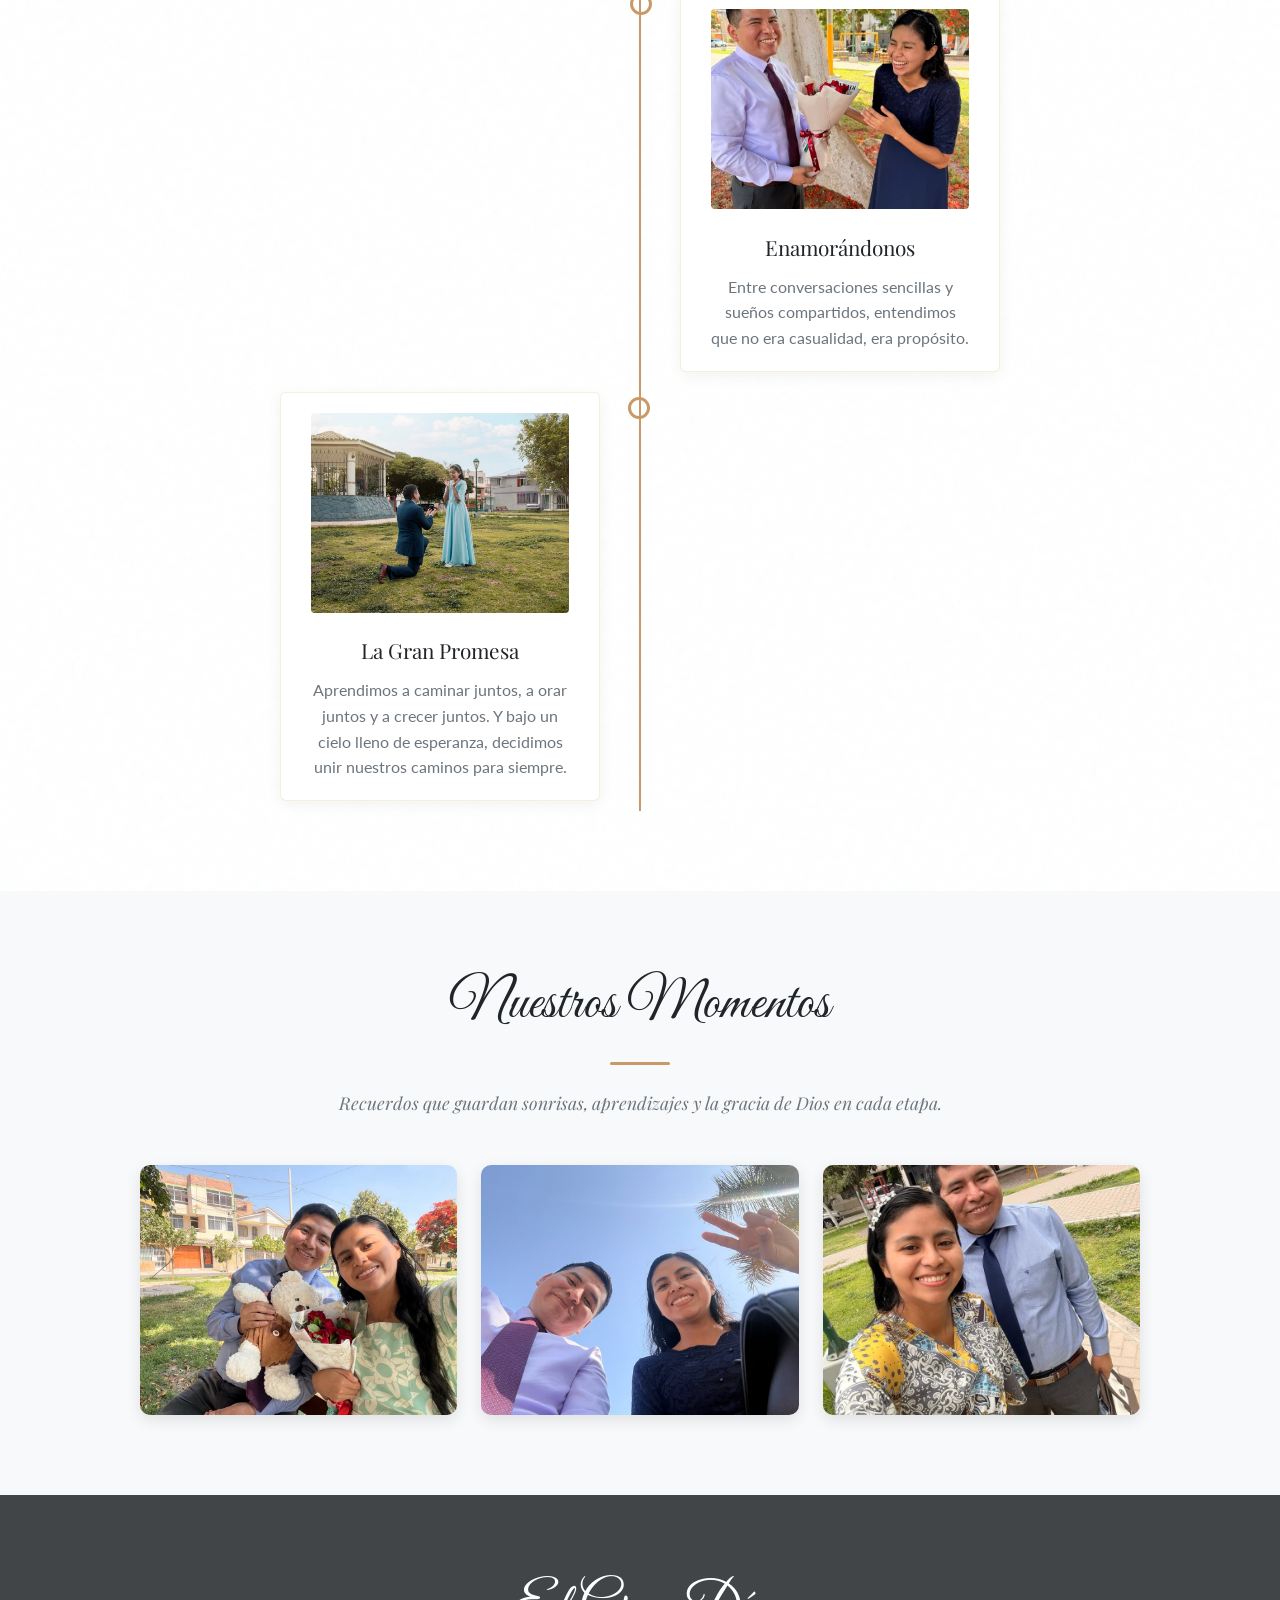
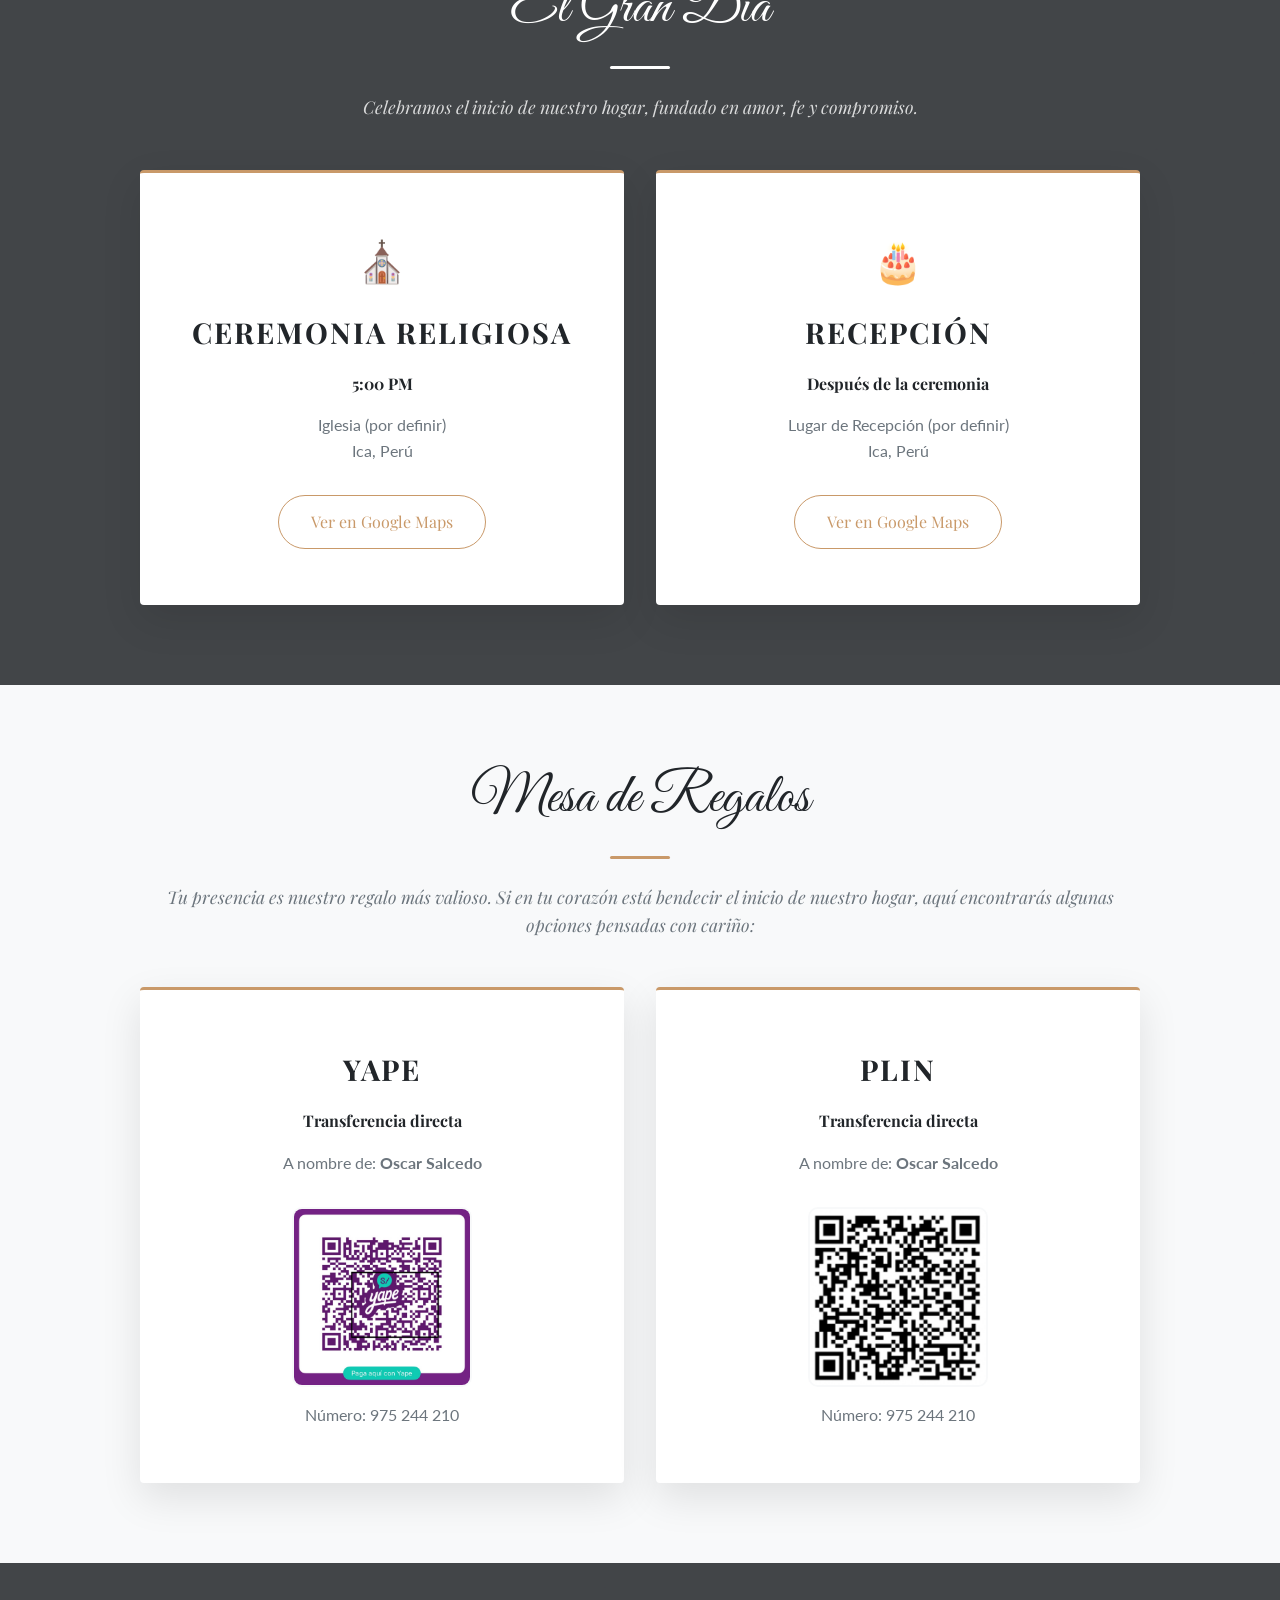
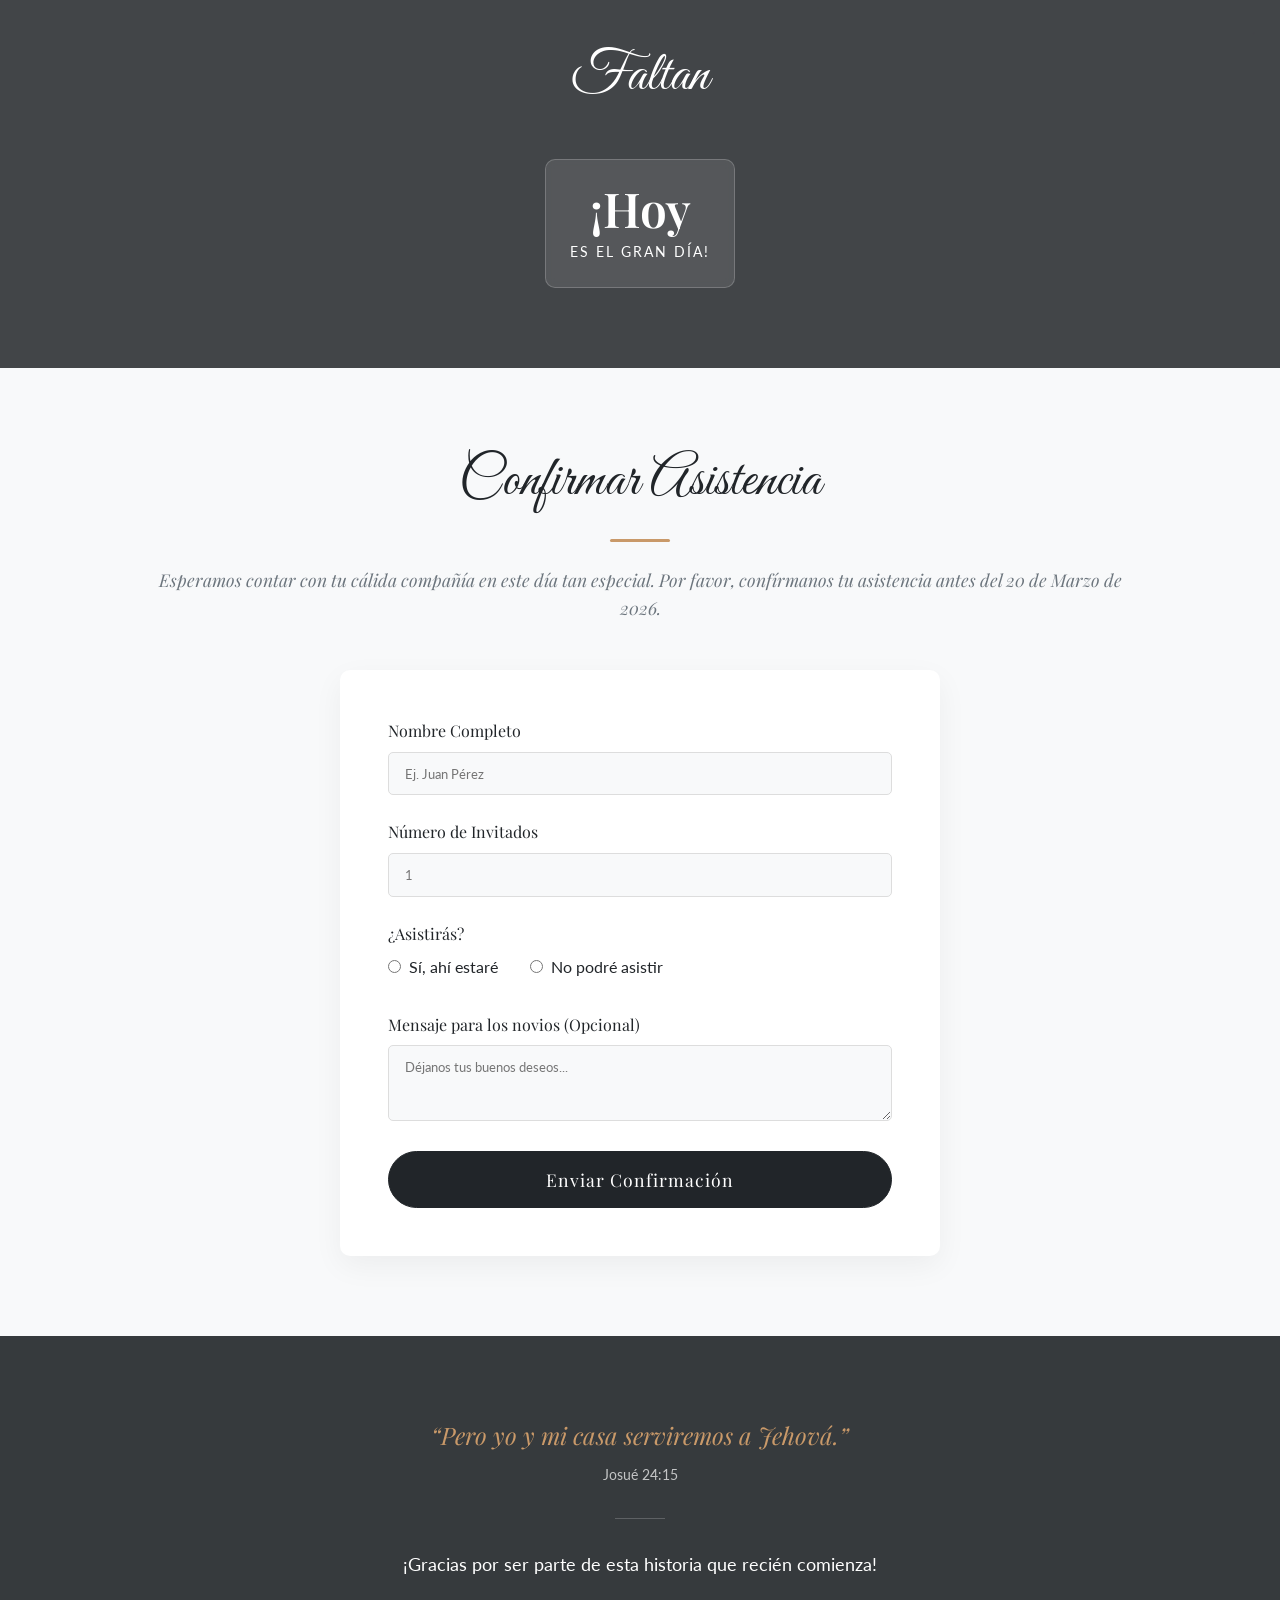
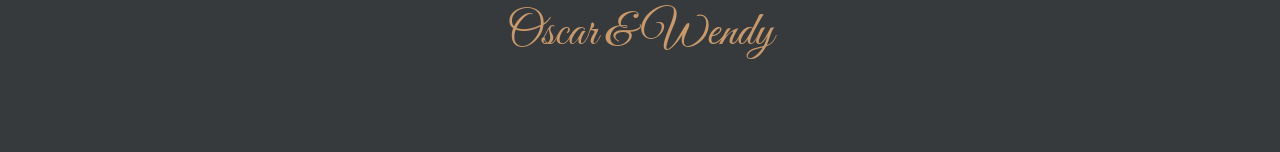
<file: public/index.html>
<!DOCTYPE html>
<html lang="es">

<head>
    <meta charset="UTF-8">
    <meta name="viewport" content="width=device-width, initial-scale=1.0">
    <title>Oscar & Wendy - Nos Casamos</title>
    <!-- Favicon -->
    <link rel="icon"
        href="data:image/svg+xml,<svg xmlns=%22http://www.w3.org/2000/svg%22 viewBox=%220 0 100 100%22><text y=%22.9em%22 font-size=%2290%22>💍</text></svg>">

    <!-- Open Graph / WhatsApp Preview -->
    <meta property="og:title" content="Oscar & Wendy - Nos Casamos">
    <meta property="og:description" content="Celebramos el inicio de nuestro hogar, fundado en amor, fe y compromiso.">
    <meta property="og:image" content="https://carosdrean.github.io/wedding/public/images/hero.jpeg">
    <meta property="og:url" content="https://carosdrean.github.io/wedding/public">
    <meta property="og:type" content="website">

    <!-- Google Fonts -->
    <link rel="preconnect" href="https://fonts.googleapis.com">
    <link rel="preconnect" href="https://fonts.gstatic.com" crossorigin>
    <!-- Playfair Display (Serif) and Great Vibes (Calligraphy) -->
    <link
        href="https://fonts.googleapis.com/css2?family=Great+Vibes&family=Playfair+Display:ital,wght@0,400;0,600;1,400&family=Lato:wght@300;400&display=swap"
        rel="stylesheet">
    <link rel="stylesheet" href="css/style.css?v=1.6">
</head>

<body>

    <!-- Navegación -->
    <nav class="navbar">
        <div class="nav-container">
            <a href="#home" class="nav-logo">O & W</a>

            <button class="nav-toggle" id="nav-toggle" aria-label="Abrir menú">
                <span></span>
                <span></span>
                <span></span>
            </button>

            <ul class="nav-links" id="nav-links">
                <li><a href="#historia">Historia</a></li>
                <li><a href="#galeria">Galería</a></li>
                <li><a href="#detalles">Detalles</a></li>
                <li><a href="#regalos">Regalos</a></li>
                <li><a href="#rsvp" class="nav-btn">RSVP</a></li>
            </ul>
        </div>
    </nav>

    <!-- Hero Section -->
    <header class="hero" id="home">
        <div class="hero-overlay"></div>
        <div class="hero-content fade-in-up">
            <div class="hero-inner-card">
                <div class="decorative-frame"></div>
                <span class="subtitle">Con la bendición de Dios y nuestras familias</span>
                <h1 class="title-main">Nos Casamos</h1>
                <div class="dahlia-divider"></div>
                <h2 class="names">Oscar & Wendy</h2>
                <p class="date">Martes, 24 de marzo de 2026</p>
                <a href="#rsvp" class="btn-primary">Confirmar Asistencia</a>
            </div>
        </div>
    </header>

    <!-- Nuestra Historia -->
    <section class="historia section" id="historia">
        <div class="container fade-in">
            <h2 class="section-title">Nuestra Historia</h2>
            <div class="dahlia-divider"></div>
            <p class="section-subtitle">Cada historia tiene un inicio. La nuestra fue escrita por Dios desde antes de
                conocernos...</p>

            <div class="timeline">
                <div class="timeline-item left reveal">
                    <div class="timeline-content">
                        <img src="./images/timeline1.jpeg" loading="lazy" alt="Nos conocimos" class="timeline-img">
                        <h3>El primer encuentro</h3>
                        <p>Nuestras miradas se cruzaron y, sin saberlo, comenzó el capítulo más importante de nuestras
                            vidas.</p>
                    </div>
                </div>
                <div class="timeline-item right reveal">
                    <div class="timeline-content">
                        <img src="./images/timeline2.jpeg" loading="lazy" alt="Nos enamoramos" class="timeline-img">
                        <h3>Enamorándonos</h3>
                        <p>Entre conversaciones sencillas y sueños compartidos, entendimos que no era casualidad, era
                            propósito.</p>
                    </div>
                </div>
                <div class="timeline-item left reveal">
                    <div class="timeline-content">
                        <img src="./images/timeline3.jpeg" loading="lazy" alt="Nos comprometimos" class="timeline-img">
                        <h3>La Gran Promesa</h3>
                        <p>Aprendimos a caminar juntos, a orar juntos y a crecer juntos. Y bajo un cielo lleno de
                            esperanza, decidimos unir nuestros caminos para siempre.</p>
                    </div>
                </div>
            </div>
        </div>
    </section>

    <!-- Galería -->
    <section class="galeria section bg-light" id="galeria">
        <div class="container fade-in">
            <h2 class="section-title">Nuestros Momentos</h2>
            <div class="dahlia-divider"></div>
            <p class="section-subtitle">Recuerdos que guardan sonrisas, aprendizajes y la gracia de Dios en cada etapa.
            </p>
            <div class="gallery-grid">
                <div class="gallery-item reveal"><img src="./images/galery1.jpeg" loading="lazy" alt="Parejas foto 1">
                </div>
                <div class="gallery-item reveal"><img src="./images/galery2.jpeg" loading="lazy" alt="Parejas foto 3">
                </div>
                <div class="gallery-item reveal"><img src="./images/galery3.jpeg" loading="lazy" alt="Parejas foto 4">
                </div>
            </div>
        </div>
    </section>

    <!-- Detalles del Evento -->
    <section class="detalles section dark-bg" id="detalles">
        <div class="container fade-in">
            <h2 class="section-title text-white">El Gran Día</h2>
            <div class="dahlia-divider light"></div>
            <p class="section-subtitle text-white">Celebramos el inicio de nuestro hogar, fundado en amor, fe y
                compromiso.</p>

            <div class="cards-grid">
                <!-- Ceremonia -->
                <div class="card reveal">
                    <div class="icon">⛪</div>
                    <h3>Ceremonia Religiosa</h3>
                    <p class="card-time">5:00 PM</p>
                    <p class="card-location">Iglesia (por definir)<br>Ica, Perú</p>
                    <a href="https://maps.app.goo.gl/by1s9UoUCUS1QpWd8" class="btn-secondary" target="_blank">Ver en
                        Google Maps</a>
                </div>

                <!-- Recepción -->
                <div class="card reveal">
                    <div class="icon">🎂</div>
                    <h3>Recepción</h3>
                    <p class="card-time">Después de la ceremonia</p>
                    <p class="card-location">Lugar de Recepción (por definir)<br>Ica, Perú</p>
                    <a href="https://maps.app.goo.gl/by1s9UoUCUS1QpWd8" class="btn-secondary" target="_blank">Ver en
                        Google Maps</a>
                </div>
            </div>
        </div>
    </section>

    <!-- Regalos -->
    <section class="regalos section bg-light" id="regalos">
        <div class="container fade-in">
            <h2 class="section-title">Mesa de Regalos</h2>
            <div class="dahlia-divider"></div>
            <p class="section-subtitle">Tu presencia es nuestro regalo más valioso. Si en tu corazón está bendecir el
                inicio de nuestro hogar, aquí encontrarás algunas opciones pensadas con cariño:</p>

            <div class="cards-grid">
                <!-- Tarjeta Yape -->
                <div class="card reveal qr-card">
                    <!--<div class="icon">📱</div>-->
                    <h3>Yape</h3>
                    <p class="card-time">Transferencia directa</p>
                    <p class="card-location">A nombre de: <strong>Oscar Salcedo</strong></p>
                    <div class="qr-container">
                        <div class="qr-box">
                            <img src="./images/yape.jpeg" loading="lazy" alt="QR Yape" class="qr-img">
                            <p>Número: 975 244 210</p>
                        </div>
                    </div>
                </div>

                <!-- Tarjeta Plin -->
                <div class="card reveal qr-card">
                    <!--<div class="icon">📱</div>-->
                    <h3>Plin</h3>
                    <p class="card-time">Transferencia directa</p>
                    <p class="card-location">A nombre de: <strong>Oscar Salcedo</strong></p>
                    <div class="qr-container">
                        <div class="qr-box">
                            <img src="./images/plin.jpeg" loading="lazy" alt="QR Plin" class="qr-img">
                            <p>Número: 975 244 210</p>
                        </div>
                    </div>
                </div>
            </div>
        </div>
    </section>

    <!-- Cuenta Regresiva -->
    <section class="countdown section" id="cuenta-regresiva">
        <div class="countdown-bg"></div>
        <div class="container fade-in position-relative">
            <h2 class="section-title text-white">Faltan</h2>
            <div class="timer" id="timer">
                <div class="time-box">
                    <span class="number" id="days">00</span>
                    <span class="label">Días</span>
                </div>
                <div class="time-box">
                    <span class="number" id="hours">00</span>
                    <span class="label">Horas</span>
                </div>
                <div class="time-box">
                    <span class="number" id="minutes">00</span>
                    <span class="label">Mint</span>
                </div>
                <div class="time-box">
                    <span class="number" id="seconds">00</span>
                    <span class="label">Segs</span>
                </div>
            </div>
        </div>
    </section>

    <!-- RSVP Section -->
    <section class="rsvp section bg-light" id="rsvp">
        <div class="container fade-in">
            <h2 class="section-title">Confirmar Asistencia</h2>
            <div class="dahlia-divider"></div>
            <p class="section-subtitle">Esperamos contar con tu cálida compañía en este día tan especial. Por favor,
                confírmanos tu asistencia antes del 20 de Marzo de 2026.</p>

            <form id="rsvp-form" class="rsvp-form reveal"
                action="https://docs.google.com/forms/d/e/1FAIpQLSek4daE8wjYFkSx3_-Izd80AjMu-CmA6Un2QRPLqiP6USKRoA/formResponse"
                method="POST">
                <div class="form-group">
                    <label for="name">Nombre Completo</label>
                    <input name="entry.369119081" type="text" id="name" required placeholder="Ej. Juan Pérez">
                </div>
                <div class="form-group">
                    <label for="guests">Número de Invitados</label>
                    <input name="entry.2001712767" type="number" id="guests" min="1" max="5" required placeholder="1">
                </div>
                <div class="form-group">
                    <label>¿Asistirás?</label>
                    <div class="radio-group">
                        <label>
                            <input name="entry.1944220015" type="radio" value="Si" required> Sí, ahí
                            estaré
                        </label>
                        <label>
                            <input name="entry.1944220015" type="radio" value="No"> No podré asistir
                        </label>
                    </div>
                </div>
                <div class="form-group">
                    <label for="message">Mensaje para los novios (Opcional)</label>
                    <textarea name="entry.132755586" id="message" rows="3"
                        placeholder="Déjanos tus buenos deseos..."></textarea>
                </div>
                <button type="submit" class="btn-primary full-width">Enviar Confirmación</button>
            </form>
            <div id="form-success" class="hidden message-success">
                ¡Gracias por confirmar! Nos vemos pronto.
            </div>
        </div>
    </section>

    <!-- Footer -->
    <footer class="footer section">
        <div class="container fade-in">
            <p class="verse">“Pero yo y mi casa serviremos a Jehová.”</p>
            <p class="reference">Josué 24:15</p>
            <div class="separator"></div>
            <p class="thank-you">¡Gracias por ser parte de esta historia que recién comienza!</p>
            <h2 class="footer-names">Oscar & Wendy</h2>
        </div>
    </footer>

    <script src="js/script.js"></script>
</body>

</html>
</file>
<file: css/style.css>
/* Variables */
:root {
    /* Colors - Dahlia Theme */
    --color-bg: #FFFFFF;
    --color-bg-light: #F8F9FA;
    --color-primary: #C99969;
    /* Elegant Gold */
    --color-primary-hover: #b5885a;
    --color-secondary: #212529;
    /* Dark Charcoal for contrast */
    --color-text: #6C757D;
    /* Medium Gray for legibility */
    --color-text-dark: #212529;
    --color-white: #FFFFFF;

    /* Typography */
    --font-main: 'Lato', sans-serif;
    --font-serif: 'Playfair Display', serif;
    --font-script: 'Great Vibes', cursive;

    /* Transitions */
    --transition: all 0.4s ease;
}

/* Theme Civil Overrides */
body.theme-civil {
    --color-primary: #397bbc;
    /* Vibrant Rose / Mauve */
    --color-primary-hover: #2a5787;
}

body.theme-civil .hero-inner-card {
    border-radius: 2px;
}

body.theme-civil .decorative-frame {
    border-radius: 0;
}

body.theme-civil .card {
    border-top: none;
    border-bottom: 3px solid var(--color-primary);
    border-radius: 8px;
}

body.theme-civil .timeline-item::after {
    border-radius: 3px;
    transform: rotate(45deg);
}

/* Theme Civil Background Image Overrides */
body.theme-civil .hero {
    background-image: url('../images/civil-hero.jpeg');
}

body.theme-civil .dark-bg {
    background-image: url('../images/civil-event.jpeg');
}

body.theme-civil .countdown {
    background-image: url('../images/civil-countdown.jpeg');
}

body.theme-civil .footer {
    background-image: url('../images/civil-footer.jpeg');
}

/* Reset & Base Styles */
* {
    margin: 0;
    padding: 0;
    box-sizing: border-box;
}

html {
    scroll-behavior: smooth;
    font-size: 16px;
}

body {
    font-family: var(--font-main);
    color: var(--color-text);
    background-color: var(--color-bg);
    line-height: 1.6;
    overflow-x: hidden;
    /* Subtle noise/texture overlay */
    background-image: url("data:image/svg+xml,%3Csvg viewBox='0 0 200 200' xmlns='http://www.w3.org/2000/svg'%3E%3Cfilter id='noiseFilter'%3E%3CfeTurbulence type='fractalNoise' baseFrequency='0.65' numOctaves='3' stitchTiles='stitch'/%3E%3C/filter%3E%3Crect width='100%25' height='100%25' filter='url(%23noiseFilter)' opacity='0.02'/%3E%3C/svg%3E");
}

h1,
h2,
h3,
h4,
h5,
h6 {
    color: var(--color-text-dark);
    font-weight: normal;
    font-family: var(--font-serif);
}

a {
    text-decoration: none;
    color: inherit;
}

ul {
    list-style: none;
}

/* Utility Classes */
.container {
    width: 90%;
    max-width: 1000px;
    margin: 0 auto;
    text-align: center;
}

.section {
    padding: 5rem 0;
}

.bg-light {
    background-color: var(--color-bg-light);
}

.section-title {
    font-family: var(--font-script);
    font-size: 3.5rem;
    color: var(--color-secondary);
    margin-bottom: 0.5rem;
    line-height: 1.2;
}

.section-subtitle {
    font-family: var(--font-serif);
    font-size: 1.1rem;
    font-style: italic;
    color: var(--color-text);
    margin-bottom: 3rem;
}

.text-white {
    color: var(--color-white);
}

.position-relative {
    position: relative;
    z-index: 2;
}

.hidden {
    display: none !important;
}

/* Navbar */
.navbar {
    position: fixed;
    top: 0;
    width: 100%;
    background: transparent;
    transition: background-color 0.4s ease, box-shadow 0.4s ease;
    z-index: 1000;
    padding: 1rem 0;
}

.navbar.scrolled {
    background: rgba(255, 255, 255, 0.98);
    box-shadow: 0 2px 10px rgba(0, 0, 0, 0.05);
}

.navbar .nav-logo,
.navbar .nav-links a {
    color: var(--color-white);
    text-shadow: 1px 1px 2px rgba(0, 0, 0, 0.3);
}

.navbar.scrolled .nav-logo {
    color: var(--color-secondary);
    text-shadow: none;
}

.navbar.scrolled .nav-links a {
    color: var(--color-text-dark);
    text-shadow: none;
}

.navbar.scrolled .nav-links a:hover {
    color: var(--color-secondary);
}

/* Hamburger toggle */
.nav-toggle {
    display: none;
    flex-direction: column;
    justify-content: space-between;
    width: 30px;
    height: 21px;
    background: transparent;
    border: none;
    cursor: pointer;
    z-index: 1001;
}

.nav-toggle span {
    display: block;
    width: 100%;
    height: 3px;
    background-color: var(--color-white);
    border-radius: 3px;
    transition: all 0.3s ease;
    box-shadow: 1px 1px 2px rgba(0, 0, 0, 0.3);
}

.navbar.scrolled .nav-toggle span {
    background-color: var(--color-text-dark);
    box-shadow: none;
}

.nav-toggle.active span:nth-child(1) {
    transform: translateY(9px) rotate(45deg);
}

.nav-toggle.active span:nth-child(2) {
    opacity: 0;
}

.nav-toggle.active span:nth-child(3) {
    transform: translateY(-9px) rotate(-45deg);
}

.nav-container {
    width: 90%;
    max-width: 1200px;
    margin: 0 auto;
    display: flex;
    justify-content: space-between;
    align-items: center;
}

.nav-logo {
    font-family: var(--font-script);
    font-size: 2rem;
    color: var(--color-secondary);
    font-weight: bold;
}

.nav-links {
    display: flex;
    gap: 2rem;
    align-items: center;
}

.nav-links a {
    font-family: var(--font-main);
    font-size: 0.9rem;
    text-transform: uppercase;
    letter-spacing: 1px;
    transition: var(--transition);
}

.nav-links a:hover {
    color: var(--color-secondary);
}

.nav-btn {
    background: var(--color-secondary);
    color: var(--color-white) !important;
    text-shadow: none !important;
    padding: 0.5rem 1.2rem;
    border-radius: 20px;
    border: 1px solid var(--color-white);
}

.navbar.scrolled .nav-btn {
    border-color: transparent;
}

.nav-btn:hover {
    background: var(--color-primary-hover) !important;
}

/* Buttons */
.btn-primary {
    display: inline-block;
    padding: 1rem 2.5rem;
    background-color: var(--color-secondary);
    color: var(--color-white);
    font-family: var(--font-serif);
    font-size: 1.1rem;
    letter-spacing: 1px;
    border-radius: 30px;
    transition: var(--transition);
    border: 1px solid var(--color-secondary);
    cursor: pointer;
}

.btn-primary:hover {
    background-color: transparent;
    color: var(--color-secondary);
    border-color: var(--color-secondary);
}

.btn-secondary {
    display: inline-block;
    padding: 0.8rem 2rem;
    background-color: transparent;
    color: var(--color-primary);
    font-family: var(--font-serif);
    font-size: 1rem;
    border-radius: 30px;
    border: 1px solid var(--color-primary);
    transition: var(--transition);
}

.btn-secondary:hover {
    background-color: var(--color-primary);
    color: var(--color-white);
}

.full-width {
    width: 100%;
}

/* Hero Section */
.hero {
    height: 100vh;
    min-height: 600px;
    position: relative;
    display: flex;
    align-items: flex-end;
    /* Align content to the bottom */
    justify-content: center;
    text-align: center;
    background-image: url('../images/hero.jpeg');
    background-size: cover;
    background-position: center;
    background-attachment: fixed;
}

.hero-overlay {
    position: absolute;
    top: 0;
    left: 0;
    right: 0;
    bottom: 0;
    /* Gradient starts transparent and gets noticeably darker towards the bottom */
    background: linear-gradient(to bottom, transparent 35%, rgba(0, 0, 0, 0.45) 65%, rgba(0, 0, 0, 0.8) 100%);
    z-index: 1;
}

.hero-content {
    position: relative;
    z-index: 2;
    padding: 2rem;
    max-width: 600px;
    width: 90%;
}

.hero-inner-card {
    background: rgba(255, 255, 255, 0.95);
    padding: 2rem 1.5rem;
    border-radius: 12px;
    box-shadow: 0 15px 40px rgba(0, 0, 0, 0.2);
    position: relative;
    color: var(--color-text-dark);
}

.decorative-frame {
    position: absolute;
    top: 15px;
    left: 15px;
    right: 15px;
    bottom: 15px;
    border: 1px solid var(--color-primary);
    opacity: 0.5;
    border-radius: 8px;
    pointer-events: none;
}

.dahlia-divider {
    width: 60px;
    height: 3px;
    background-color: var(--color-primary);
    margin: 1.5rem auto;
    border-radius: 2px;
}

.dahlia-divider.light {
    background-color: var(--color-white);
}

.subtitle {
    display: block;
    font-family: var(--font-serif);
    font-style: italic;
    font-size: 1.1rem;
    margin-bottom: 1rem;
    letter-spacing: 1px;
    color: var(--color-text);
}

.title-main {
    font-family: var(--font-serif);
    font-size: 1.6rem;
    letter-spacing: 4px;
    text-transform: uppercase;
    margin-bottom: 0.5rem;
    color: var(--color-text-dark);
}

.names {
    font-family: var(--font-script);
    font-size: 3rem;
    color: var(--color-primary);
    line-height: 1.2;
    margin-bottom: 0.5rem;
}

.date {
    font-family: var(--font-serif);
    font-size: 1.1rem;
    font-weight: bold;
    margin-bottom: 1rem;
    letter-spacing: 2px;
    color: var(--color-text-dark);
}

/* Timeline (Nuestra Historia) */
.timeline {
    position: relative;
    max-width: 800px;
    margin: 0 auto;
}

.timeline::after {
    content: '';
    position: absolute;
    width: 2px;
    background-color: var(--color-primary);
    top: 0;
    bottom: 0;
    left: 50%;
    margin-left: -1px;
}

.timeline-item {
    padding: 10px 40px;
    position: relative;
    background-color: inherit;
    width: 50%;
}

.timeline-item::after {
    content: '';
    position: absolute;
    width: 16px;
    height: 16px;
    right: -8px;
    background-color: var(--color-bg);
    border: 3px solid var(--color-primary);
    top: 15px;
    border-radius: 50%;
    z-index: 1;
}

.left {
    left: 0;
}

.right {
    left: 50%;
}

.left::after {
    right: -10px;
}

.right::after {
    left: -10px;
}

.timeline-content {
    padding: 20px 30px;
    background-color: var(--color-white);
    position: relative;
    border-radius: 6px;
    box-shadow: 0 4px 15px rgba(0, 0, 0, 0.05);
    border: 1px solid rgba(212, 175, 55, 0.2);
}

.timeline-content h3 {
    font-family: var(--font-serif);
    color: var(--color-secondary);
    margin-bottom: 10px;
    font-size: 1.3rem;
}

.timeline-img {
    width: 100%;
    height: 200px;
    object-fit: cover;
    border-radius: 4px;
    margin-bottom: 15px;
}

/* Event Details Cards */
.cards-grid {
    display: grid;
    grid-template-columns: repeat(auto-fit, minmax(300px, 1fr));
    gap: 2rem;
    margin-top: 2rem;
}

.card {
    background: var(--color-white);
    padding: 3.5rem 2.5rem;
    border-radius: 4px;
    /* Sharper edges */
    box-shadow: 0 15px 40px rgba(0, 0, 0, 0.1);
    transition: var(--transition);
    border-top: 3px solid var(--color-primary);
    /* Gold Dahlia line */
}

.card:hover {
    transform: translateY(-10px);
}

.card .icon {
    font-size: 2.5rem;
    margin-bottom: 1rem;
    color: var(--color-primary);
}

.card h3 {
    font-family: var(--font-serif);
    font-size: 1.8rem;
    font-weight: bold;
    text-transform: uppercase;
    color: var(--color-text-dark);
    margin-bottom: 1rem;
    letter-spacing: 2px;
}

.card-time {
    font-weight: bold;
    color: var(--color-text-dark);
    margin-bottom: 1rem;
    font-family: var(--font-serif);
}

.card-location {
    margin-bottom: 2rem;
    color: var(--color-text);
}

.dark-bg {
    position: relative;
    background-image: url('../images/event.jpeg');
    /* Placeholder for now */
    background-size: cover;
    background-position: center;
    background-attachment: fixed;
}

.dark-bg::before {
    content: '';
    position: absolute;
    top: 0;
    left: 0;
    right: 0;
    bottom: 0;
    background-color: rgba(33, 37, 41, 0.85);
    /* Dark Dahlia overlay */
    z-index: 1;
}

.dark-bg .container {
    position: relative;
    z-index: 2;
}

.dark-bg .section-subtitle {
    color: rgba(255, 255, 255, 0.8);
}

.qr-card {
    grid-column: span 1;
}

.qr-container {
    display: flex;
    justify-content: center;
    gap: 2rem;
    margin-top: 1.5rem;
}

.qr-box {
    text-align: center;
}

.qr-img {
    width: 180px;
    height: 180px;
    object-fit: cover;
    border-radius: 10px;
    border: 2px solid var(--color-bg-light);
    margin-bottom: 0.5rem;
}

/* Countdown */
.countdown {
    position: relative;
    background: url('../images/countdown.jpeg');
    background-size: cover;
    background-position: center;
    background-attachment: fixed;
    color: var(--color-white);
}

.countdown-bg {
    position: absolute;
    top: 0;
    left: 0;
    right: 0;
    bottom: 0;
    background: rgba(33, 37, 41, 0.85);
    /* Dark Dahlia overlay */
    z-index: 1;
}

.countdown .section-title {
    color: var(--color-white);
}

.timer {
    display: flex;
    justify-content: center;
    gap: 2rem;
    margin-top: 3rem;
    flex-wrap: wrap;
}

.time-box {
    display: flex;
    flex-direction: column;
    align-items: center;
    background: rgba(255, 255, 255, 0.1);
    backdrop-filter: blur(5px);
    border: 1px solid rgba(255, 255, 255, 0.2);
    border-radius: 10px;
    padding: 1.5rem;
    min-width: 100px;
}

.time-box .number {
    font-family: var(--font-serif);
    font-size: 3rem;
    font-weight: 600;
    line-height: 1;
    margin-bottom: 0.5rem;
}

.time-box .label {
    font-size: 0.9rem;
    text-transform: uppercase;
    letter-spacing: 2px;
}

/* Dress code section removed */

/* Galería */
.gallery-grid {
    display: grid;
    grid-template-columns: repeat(auto-fit, minmax(250px, 1fr));
    gap: 1.5rem;
    margin-top: 2rem;
}

.gallery-item {
    border-radius: 10px;
    overflow: hidden;
    box-shadow: 0 5px 15px rgba(0, 0, 0, 0.1);
}

.gallery-item img {
    width: 100%;
    height: 250px;
    object-fit: cover;
    transition: transform 0.5s ease;
    display: block;
}

.gallery-item:hover img {
    transform: scale(1.05);
}

/* RSVP Form */
.rsvp-form {
    max-width: 600px;
    margin: 0 auto;
    background: var(--color-white);
    padding: 3rem;
    border-radius: 10px;
    box-shadow: 0 10px 30px rgba(0, 0, 0, 0.05);
    text-align: left;
}

.form-group {
    margin-bottom: 1.5rem;
}

.form-group label {
    display: block;
    margin-bottom: 0.5rem;
    font-family: var(--font-serif);
    color: var(--color-text-dark);
}

.form-group input[type="text"],
.form-group input[type="number"],
.form-group textarea {
    width: 100%;
    padding: 0.8rem 1rem;
    border: 1px solid #ddd;
    border-radius: 5px;
    font-family: var(--font-main);
    color: var(--color-text);
    background-color: var(--color-bg-light);
    transition: border-color 0.3s;
}

.form-group input:focus,
.form-group textarea:focus {
    outline: none;
    border-color: var(--color-secondary);
}

.radio-group {
    display: flex;
    gap: 2rem;
    margin-top: 0.5rem;
}

.radio-group label {
    display: inline-flex;
    align-items: center;
    gap: 0.5rem;
    cursor: pointer;
    font-family: var(--font-main);
}

.message-success {
    margin-top: 2rem;
    padding: 1.5rem;
    background-color: #e8f5e9;
    color: #2e7d32;
    border-radius: 5px;
    border-left: 5px solid #4caf50;
    font-weight: bold;
}

/* Footer */
.footer {
    position: relative;
    background-image: url('../images/footer.jpeg');
    background-size: cover;
    background-position: center;
    background-attachment: fixed;
    color: var(--color-white);
    text-align: center;
    padding: 5rem 0;
}

.footer::before {
    content: '';
    position: absolute;
    top: 0;
    left: 0;
    right: 0;
    bottom: 0;
    background-color: rgba(33, 37, 41, 0.9);
    z-index: 1;
}

.footer .container {
    position: relative;
    z-index: 2;
}

.footer .verse {
    font-family: var(--font-serif);
    font-size: 1.5rem;
    font-style: italic;
    color: var(--color-primary);
    margin-bottom: 0.5rem;
}

.footer .reference {
    font-size: 0.9rem;
    opacity: 0.7;
    margin-bottom: 2rem;
}

.footer .separator {
    width: 50px;
    height: 1px;
    background-color: rgba(255, 255, 255, 0.2);
    margin: 0 auto 2rem;
}

.footer .thank-you {
    font-size: 1.1rem;
    margin-bottom: 1rem;
}

.footer-names {
    font-family: var(--font-script);
    font-size: 3rem;
    color: var(--color-primary);
}

/* Animations */
.fade-in-up {
    animation: fadeInUp 1.5s ease;
}

@keyframes fadeInUp {
    from {
        opacity: 0;
        transform: translateY(30px);
    }

    to {
        opacity: 1;
        transform: translateY(0);
    }
}

/* Scroll reveal classes */
.reveal {
    opacity: 0;
    transform: translateY(40px);
    transition: all 0.8s ease;
}

.reveal.active {
    opacity: 1;
    transform: translateY(0);
}

/* Responsive Variables */
@media screen and (max-width: 768px) {
    .nav-toggle {
        display: flex;
    }

    .nav-links {
        position: fixed;
        right: -100%;
        top: 0;
        flex-direction: column;
        background-color: var(--color-white);
        width: 70%;
        height: 100vh;
        padding-top: 80px;
        transition: right 0.4s ease;
        box-shadow: -5px 0 15px rgba(0, 0, 0, 0.1);
    }

    .nav-links.active {
        right: 0;
    }

    .nav-links a:not(.nav-btn) {
        color: var(--color-text-dark) !important;
        text-shadow: none !important;
        font-size: 1.1rem;
    }

    .navbar .nav-logo {
        position: relative;
        z-index: 1002;
    }

    .nav-btn {
        margin-top: 1rem;
    }

    .qr-container {
        flex-direction: column;
        align-items: center;
        gap: 1.5rem;
    }

    .hero-content {
        width: 98%;
        padding: 1rem;
    }

    .names {
        font-size: 3.3rem;
        margin-bottom: 0.5rem;
    }

    .hero-inner-card {
        padding: 3.2rem 1.3rem;
    }

    .title-main {
        font-size: 1.6rem;
        letter-spacing: 3px;
        margin-bottom: 0.7rem;
    }

    .subtitle {
        font-size: 1.1rem;
        margin-bottom: 1.3rem;
    }

    .date {
        font-size: 1.15rem;
        margin-bottom: 1.4rem;
    }

    .btn-primary {
        padding: 1rem 2rem;
        font-size: 1.1rem;
    }

    .timeline::after {
        left: 31px;
    }

    .timeline-item {
        width: 100%;
        padding-left: 70px;
        padding-right: 25px;
    }

    .timeline-item.right {
        left: 0;
    }

    .left::after,
    .right::after {
        left: 21px;
    }

    .timer {
        gap: 1rem;
    }

    .time-box {
        padding: 1rem;
        min-width: 80px;
    }

    .time-box .number {
        font-size: 2rem;
    }

    .rsvp-form {
        padding: 2rem 1.5rem;
    }

    .radio-group {
        flex-direction: column;
        gap: 1rem;
    }
}

@media (max-width: 768px) {
    .timeline-img {
        height: auto;
    }

    .gallery-item img {
        height: auto;
        aspect-ratio: 1 / 1;
    }
}

/* Fix for iOS background-attachment: fixed zooming issue */
@supports (-webkit-touch-callout: none) {

    .hero,
    .dark-bg,
    .footer,
    .countdown {
        background-attachment: scroll;
    }
}
</file>
<file: public/css/style.css>
/* Variables */
:root {
    /* Colors - Dahlia Theme */
    --color-bg: #FFFFFF;
    --color-bg-light: #F8F9FA;
    --color-primary: #C99969;
    /* Elegant Gold */
    --color-primary-hover: #b5885a;
    --color-secondary: #212529;
    /* Dark Charcoal for contrast */
    --color-text: #6C757D;
    /* Medium Gray for legibility */
    --color-text-dark: #212529;
    --color-white: #FFFFFF;

    /* Typography */
    --font-main: 'Lato', sans-serif;
    --font-serif: 'Playfair Display', serif;
    --font-script: 'Great Vibes', cursive;

    /* Transitions */
    --transition: all 0.4s ease;
}

/* Reset & Base Styles */
* {
    margin: 0;
    padding: 0;
    box-sizing: border-box;
}

html {
    scroll-behavior: smooth;
    font-size: 16px;
}

body {
    font-family: var(--font-main);
    color: var(--color-text);
    background-color: var(--color-bg);
    line-height: 1.6;
    overflow-x: hidden;
    /* Subtle noise/texture overlay */
    background-image: url("data:image/svg+xml,%3Csvg viewBox='0 0 200 200' xmlns='http://www.w3.org/2000/svg'%3E%3Cfilter id='noiseFilter'%3E%3CfeTurbulence type='fractalNoise' baseFrequency='0.65' numOctaves='3' stitchTiles='stitch'/%3E%3C/filter%3E%3Crect width='100%25' height='100%25' filter='url(%23noiseFilter)' opacity='0.02'/%3E%3C/svg%3E");
}

h1,
h2,
h3,
h4,
h5,
h6 {
    color: var(--color-text-dark);
    font-weight: normal;
    font-family: var(--font-serif);
}

a {
    text-decoration: none;
    color: inherit;
}

ul {
    list-style: none;
}

/* Utility Classes */
.container {
    width: 90%;
    max-width: 1000px;
    margin: 0 auto;
    text-align: center;
}

.section {
    padding: 5rem 0;
}

.bg-light {
    background-color: var(--color-bg-light);
}

.section-title {
    font-family: var(--font-script);
    font-size: 3.5rem;
    color: var(--color-secondary);
    margin-bottom: 0.5rem;
    line-height: 1.2;
}

.section-subtitle {
    font-family: var(--font-serif);
    font-size: 1.1rem;
    font-style: italic;
    color: var(--color-text);
    margin-bottom: 3rem;
}

.text-white {
    color: var(--color-white);
}

.position-relative {
    position: relative;
    z-index: 2;
}

.hidden {
    display: none !important;
}

/* Navbar */
.navbar {
    position: fixed;
    top: 0;
    width: 100%;
    background: transparent;
    transition: background-color 0.4s ease, box-shadow 0.4s ease;
    z-index: 1000;
    padding: 1rem 0;
}

.navbar.scrolled {
    background: rgba(255, 255, 255, 0.98);
    box-shadow: 0 2px 10px rgba(0, 0, 0, 0.05);
}

.navbar .nav-logo,
.navbar .nav-links a {
    color: var(--color-white);
    text-shadow: 1px 1px 2px rgba(0, 0, 0, 0.3);
}

.navbar.scrolled .nav-logo {
    color: var(--color-secondary);
    text-shadow: none;
}

.navbar.scrolled .nav-links a {
    color: var(--color-text-dark);
    text-shadow: none;
}

.navbar.scrolled .nav-links a:hover {
    color: var(--color-secondary);
}

/* Hamburger toggle */
.nav-toggle {
    display: none;
    flex-direction: column;
    justify-content: space-between;
    width: 30px;
    height: 21px;
    background: transparent;
    border: none;
    cursor: pointer;
    z-index: 1001;
}

.nav-toggle span {
    display: block;
    width: 100%;
    height: 3px;
    background-color: var(--color-white);
    border-radius: 3px;
    transition: all 0.3s ease;
    box-shadow: 1px 1px 2px rgba(0, 0, 0, 0.3);
}

.navbar.scrolled .nav-toggle span {
    background-color: var(--color-text-dark);
    box-shadow: none;
}

.nav-toggle.active span:nth-child(1) {
    transform: translateY(9px) rotate(45deg);
}

.nav-toggle.active span:nth-child(2) {
    opacity: 0;
}

.nav-toggle.active span:nth-child(3) {
    transform: translateY(-9px) rotate(-45deg);
}

.nav-container {
    width: 90%;
    max-width: 1200px;
    margin: 0 auto;
    display: flex;
    justify-content: space-between;
    align-items: center;
}

.nav-logo {
    font-family: var(--font-script);
    font-size: 2rem;
    color: var(--color-secondary);
    font-weight: bold;
}

.nav-links {
    display: flex;
    gap: 2rem;
    align-items: center;
}

.nav-links a {
    font-family: var(--font-main);
    font-size: 0.9rem;
    text-transform: uppercase;
    letter-spacing: 1px;
    transition: var(--transition);
}

.nav-links a:hover {
    color: var(--color-secondary);
}

.nav-btn {
    background: var(--color-secondary);
    color: var(--color-white) !important;
    text-shadow: none !important;
    padding: 0.5rem 1.2rem;
    border-radius: 20px;
    border: 1px solid var(--color-white);
}

.navbar.scrolled .nav-btn {
    border-color: transparent;
}

.nav-btn:hover {
    background: var(--color-primary-hover) !important;
}

/* Buttons */
.btn-primary {
    display: inline-block;
    padding: 1rem 2.5rem;
    background-color: var(--color-secondary);
    color: var(--color-white);
    font-family: var(--font-serif);
    font-size: 1.1rem;
    letter-spacing: 1px;
    border-radius: 30px;
    transition: var(--transition);
    border: 1px solid var(--color-secondary);
    cursor: pointer;
}

.btn-primary:hover {
    background-color: transparent;
    color: var(--color-secondary);
    border-color: var(--color-secondary);
}

.btn-secondary {
    display: inline-block;
    padding: 0.8rem 2rem;
    background-color: transparent;
    color: var(--color-primary);
    font-family: var(--font-serif);
    font-size: 1rem;
    border-radius: 30px;
    border: 1px solid var(--color-primary);
    transition: var(--transition);
}

.btn-secondary:hover {
    background-color: var(--color-primary);
    color: var(--color-white);
}

.full-width {
    width: 100%;
}

/* Hero Section */
.hero {
    height: 100vh;
    min-height: 600px;
    position: relative;
    display: flex;
    align-items: flex-end;
    /* Align content to the bottom */
    justify-content: center;
    text-align: center;
    background-image: url('../images/hero.jpeg');
    background-size: cover;
    background-position: center;
    background-attachment: fixed;
}

.hero-overlay {
    position: absolute;
    top: 0;
    left: 0;
    right: 0;
    bottom: 0;
    /* Gradient starts transparent and gets noticeably darker towards the bottom */
    background: linear-gradient(to bottom, transparent 35%, rgba(0, 0, 0, 0.45) 65%, rgba(0, 0, 0, 0.8) 100%);
    z-index: 1;
}

.hero-content {
    position: relative;
    z-index: 2;
    padding: 2rem;
    max-width: 600px;
    width: 90%;
}

.hero-inner-card {
    background: rgba(255, 255, 255, 0.95);
    padding: 2rem 1.5rem;
    border-radius: 12px;
    box-shadow: 0 15px 40px rgba(0, 0, 0, 0.2);
    position: relative;
    color: var(--color-text-dark);
}

.decorative-frame {
    position: absolute;
    top: 15px;
    left: 15px;
    right: 15px;
    bottom: 15px;
    border: 1px solid var(--color-primary);
    opacity: 0.5;
    border-radius: 8px;
    pointer-events: none;
}

.dahlia-divider {
    width: 60px;
    height: 3px;
    background-color: var(--color-primary);
    margin: 1.5rem auto;
    border-radius: 2px;
}

.dahlia-divider.light {
    background-color: var(--color-white);
}

.subtitle {
    display: block;
    font-family: var(--font-serif);
    font-style: italic;
    font-size: 1.1rem;
    margin-bottom: 1rem;
    letter-spacing: 1px;
    color: var(--color-text);
}

.title-main {
    font-family: var(--font-serif);
    font-size: 1.6rem;
    letter-spacing: 4px;
    text-transform: uppercase;
    margin-bottom: 0.5rem;
    color: var(--color-text-dark);
}

.names {
    font-family: var(--font-script);
    font-size: 3rem;
    color: var(--color-primary);
    line-height: 1.2;
    margin-bottom: 0.5rem;
}

.date {
    font-family: var(--font-serif);
    font-size: 1.1rem;
    font-weight: bold;
    margin-bottom: 1rem;
    letter-spacing: 2px;
    color: var(--color-text-dark);
}

/* Timeline (Nuestra Historia) */
.timeline {
    position: relative;
    max-width: 800px;
    margin: 0 auto;
}

.timeline::after {
    content: '';
    position: absolute;
    width: 2px;
    background-color: var(--color-primary);
    top: 0;
    bottom: 0;
    left: 50%;
    margin-left: -1px;
}

.timeline-item {
    padding: 10px 40px;
    position: relative;
    background-color: inherit;
    width: 50%;
}

.timeline-item::after {
    content: '';
    position: absolute;
    width: 16px;
    height: 16px;
    right: -8px;
    background-color: var(--color-bg);
    border: 3px solid var(--color-primary);
    top: 15px;
    border-radius: 50%;
    z-index: 1;
}

.left {
    left: 0;
}

.right {
    left: 50%;
}

.left::after {
    right: -10px;
}

.right::after {
    left: -10px;
}

.timeline-content {
    padding: 20px 30px;
    background-color: var(--color-white);
    position: relative;
    border-radius: 6px;
    box-shadow: 0 4px 15px rgba(0, 0, 0, 0.05);
    border: 1px solid rgba(212, 175, 55, 0.2);
}

.timeline-content h3 {
    font-family: var(--font-serif);
    color: var(--color-secondary);
    margin-bottom: 10px;
    font-size: 1.3rem;
}

.timeline-img {
    width: 100%;
    height: 200px;
    object-fit: cover;
    border-radius: 4px;
    margin-bottom: 15px;
}

/* Event Details Cards */
.cards-grid {
    display: grid;
    grid-template-columns: repeat(auto-fit, minmax(300px, 1fr));
    gap: 2rem;
    margin-top: 2rem;
}

.card {
    background: var(--color-white);
    padding: 3.5rem 2.5rem;
    border-radius: 4px;
    /* Sharper edges */
    box-shadow: 0 15px 40px rgba(0, 0, 0, 0.1);
    transition: var(--transition);
    border-top: 3px solid var(--color-primary);
    /* Gold Dahlia line */
}

.card:hover {
    transform: translateY(-10px);
}

.card .icon {
    font-size: 2.5rem;
    margin-bottom: 1rem;
    color: var(--color-primary);
}

.card h3 {
    font-family: var(--font-serif);
    font-size: 1.8rem;
    font-weight: bold;
    text-transform: uppercase;
    color: var(--color-text-dark);
    margin-bottom: 1rem;
    letter-spacing: 2px;
}

.card-time {
    font-weight: bold;
    color: var(--color-text-dark);
    margin-bottom: 1rem;
    font-family: var(--font-serif);
}

.card-location {
    margin-bottom: 2rem;
    color: var(--color-text);
}

.dark-bg {
    position: relative;
    background-image: url('../images/event.jpeg');
    /* Placeholder for now */
    background-size: cover;
    background-position: center;
    background-attachment: fixed;
}

.dark-bg::before {
    content: '';
    position: absolute;
    top: 0;
    left: 0;
    right: 0;
    bottom: 0;
    background-color: rgba(33, 37, 41, 0.85);
    /* Dark Dahlia overlay */
    z-index: 1;
}

.dark-bg .container {
    position: relative;
    z-index: 2;
}

.dark-bg .section-subtitle {
    color: rgba(255, 255, 255, 0.8);
}

.qr-card {
    grid-column: span 1;
}

.qr-container {
    display: flex;
    justify-content: center;
    gap: 2rem;
    margin-top: 1.5rem;
}

.qr-box {
    text-align: center;
}

.qr-img {
    width: 180px;
    height: 180px;
    object-fit: cover;
    border-radius: 10px;
    border: 2px solid var(--color-bg-light);
    margin-bottom: 0.5rem;
}

/* Countdown */
.countdown {
    position: relative;
    background: url('../images/countdown.jpeg');
    background-size: cover;
    background-position: center;
    background-attachment: fixed;
    color: var(--color-white);
}

.countdown-bg {
    position: absolute;
    top: 0;
    left: 0;
    right: 0;
    bottom: 0;
    background: rgba(33, 37, 41, 0.85);
    /* Dark Dahlia overlay */
    z-index: 1;
}

.countdown .section-title {
    color: var(--color-white);
}

.timer {
    display: flex;
    justify-content: center;
    gap: 2rem;
    margin-top: 3rem;
    flex-wrap: wrap;
}

.time-box {
    display: flex;
    flex-direction: column;
    align-items: center;
    background: rgba(255, 255, 255, 0.1);
    backdrop-filter: blur(5px);
    border: 1px solid rgba(255, 255, 255, 0.2);
    border-radius: 10px;
    padding: 1.5rem;
    min-width: 100px;
}

.time-box .number {
    font-family: var(--font-serif);
    font-size: 3rem;
    font-weight: 600;
    line-height: 1;
    margin-bottom: 0.5rem;
}

.time-box .label {
    font-size: 0.9rem;
    text-transform: uppercase;
    letter-spacing: 2px;
}

/* Dress code section removed */

/* Galería */
.gallery-grid {
    display: grid;
    grid-template-columns: repeat(auto-fit, minmax(250px, 1fr));
    gap: 1.5rem;
    margin-top: 2rem;
}

.gallery-item {
    border-radius: 10px;
    overflow: hidden;
    box-shadow: 0 5px 15px rgba(0, 0, 0, 0.1);
}

.gallery-item img {
    width: 100%;
    height: 250px;
    object-fit: cover;
    transition: transform 0.5s ease;
    display: block;
}

.gallery-item:hover img {
    transform: scale(1.05);
}

/* RSVP Form */
.rsvp-form {
    max-width: 600px;
    margin: 0 auto;
    background: var(--color-white);
    padding: 3rem;
    border-radius: 10px;
    box-shadow: 0 10px 30px rgba(0, 0, 0, 0.05);
    text-align: left;
}

.form-group {
    margin-bottom: 1.5rem;
}

.form-group label {
    display: block;
    margin-bottom: 0.5rem;
    font-family: var(--font-serif);
    color: var(--color-text-dark);
}

.form-group input[type="text"],
.form-group input[type="number"],
.form-group textarea {
    width: 100%;
    padding: 0.8rem 1rem;
    border: 1px solid #ddd;
    border-radius: 5px;
    font-family: var(--font-main);
    color: var(--color-text);
    background-color: var(--color-bg-light);
    transition: border-color 0.3s;
}

.form-group input:focus,
.form-group textarea:focus {
    outline: none;
    border-color: var(--color-secondary);
}

.radio-group {
    display: flex;
    gap: 2rem;
    margin-top: 0.5rem;
}

.radio-group label {
    display: inline-flex;
    align-items: center;
    gap: 0.5rem;
    cursor: pointer;
    font-family: var(--font-main);
}

.message-success {
    margin-top: 2rem;
    padding: 1.5rem;
    background-color: #e8f5e9;
    color: #2e7d32;
    border-radius: 5px;
    border-left: 5px solid #4caf50;
    font-weight: bold;
}

/* Footer */
.footer {
    position: relative;
    background-image: url('../images/footer.jpeg');
    background-size: cover;
    background-position: center;
    background-attachment: fixed;
    color: var(--color-white);
    text-align: center;
    padding: 5rem 0;
}

.footer::before {
    content: '';
    position: absolute;
    top: 0;
    left: 0;
    right: 0;
    bottom: 0;
    background-color: rgba(33, 37, 41, 0.9);
    z-index: 1;
}

.footer .container {
    position: relative;
    z-index: 2;
}

.footer .verse {
    font-family: var(--font-serif);
    font-size: 1.5rem;
    font-style: italic;
    color: var(--color-primary);
    margin-bottom: 0.5rem;
}

.footer .reference {
    font-size: 0.9rem;
    opacity: 0.7;
    margin-bottom: 2rem;
}

.footer .separator {
    width: 50px;
    height: 1px;
    background-color: rgba(255, 255, 255, 0.2);
    margin: 0 auto 2rem;
}

.footer .thank-you {
    font-size: 1.1rem;
    margin-bottom: 1rem;
}

.footer-names {
    font-family: var(--font-script);
    font-size: 3rem;
    color: var(--color-primary);
}

/* Animations */
.fade-in-up {
    animation: fadeInUp 1.5s ease;
}

@keyframes fadeInUp {
    from {
        opacity: 0;
        transform: translateY(30px);
    }

    to {
        opacity: 1;
        transform: translateY(0);
    }
}

/* Scroll reveal classes */
.reveal {
    opacity: 0;
    transform: translateY(40px);
    transition: all 0.8s ease;
}

.reveal.active {
    opacity: 1;
    transform: translateY(0);
}

/* Responsive Variables */
@media screen and (max-width: 768px) {
    .nav-toggle {
        display: flex;
    }

    .nav-links {
        position: fixed;
        right: -100%;
        top: 0;
        flex-direction: column;
        background-color: var(--color-white);
        width: 70%;
        height: 100vh;
        padding-top: 80px;
        transition: right 0.4s ease;
        box-shadow: -5px 0 15px rgba(0, 0, 0, 0.1);
    }

    .nav-links.active {
        right: 0;
    }

    .nav-links a:not(.nav-btn) {
        color: var(--color-text-dark) !important;
        text-shadow: none !important;
        font-size: 1.1rem;
    }

    .navbar .nav-logo {
        position: relative;
        z-index: 1002;
    }

    .nav-btn {
        margin-top: 1rem;
    }

    .qr-container {
        flex-direction: column;
        align-items: center;
        gap: 1.5rem;
    }

    .hero-content {
        width: 98%;
        padding: 1rem;
    }

    .names {
        font-size: 3.3rem;
        margin-bottom: 0.5rem;
    }

    .hero-inner-card {
        padding: 3.2rem 1.3rem;
    }

    .title-main {
        font-size: 1.6rem;
        letter-spacing: 3px;
        margin-bottom: 0.7rem;
    }

    .subtitle {
        font-size: 1.1rem;
        margin-bottom: 1.3rem;
    }

    .date {
        font-size: 1.15rem;
        margin-bottom: 1.4rem;
    }

    .btn-primary {
        padding: 1rem 2rem;
        font-size: 1.1rem;
    }

    .timeline::after {
        left: 31px;
    }

    .timeline-item {
        width: 100%;
        padding-left: 70px;
        padding-right: 25px;
    }

    .timeline-item.right {
        left: 0;
    }

    .left::after,
    .right::after {
        left: 21px;
    }

    .timer {
        gap: 1rem;
    }

    .time-box {
        padding: 1rem;
        min-width: 80px;
    }

    .time-box .number {
        font-size: 2rem;
    }

    .rsvp-form {
        padding: 2rem 1.5rem;
    }

    .radio-group {
        flex-direction: column;
        gap: 1rem;
    }
}

@media (max-width: 768px) {
    .timeline-img {
        height: auto;
    }

    .gallery-item img {
        height: auto;
        aspect-ratio: 1 / 1;
    }
}

/* Fix for iOS background-attachment: fixed zooming issue */
@supports (-webkit-touch-callout: none) {

    .hero,
    .dark-bg,
    .footer,
    .countdown {
        background-attachment: scroll;
    }
}
</file>
